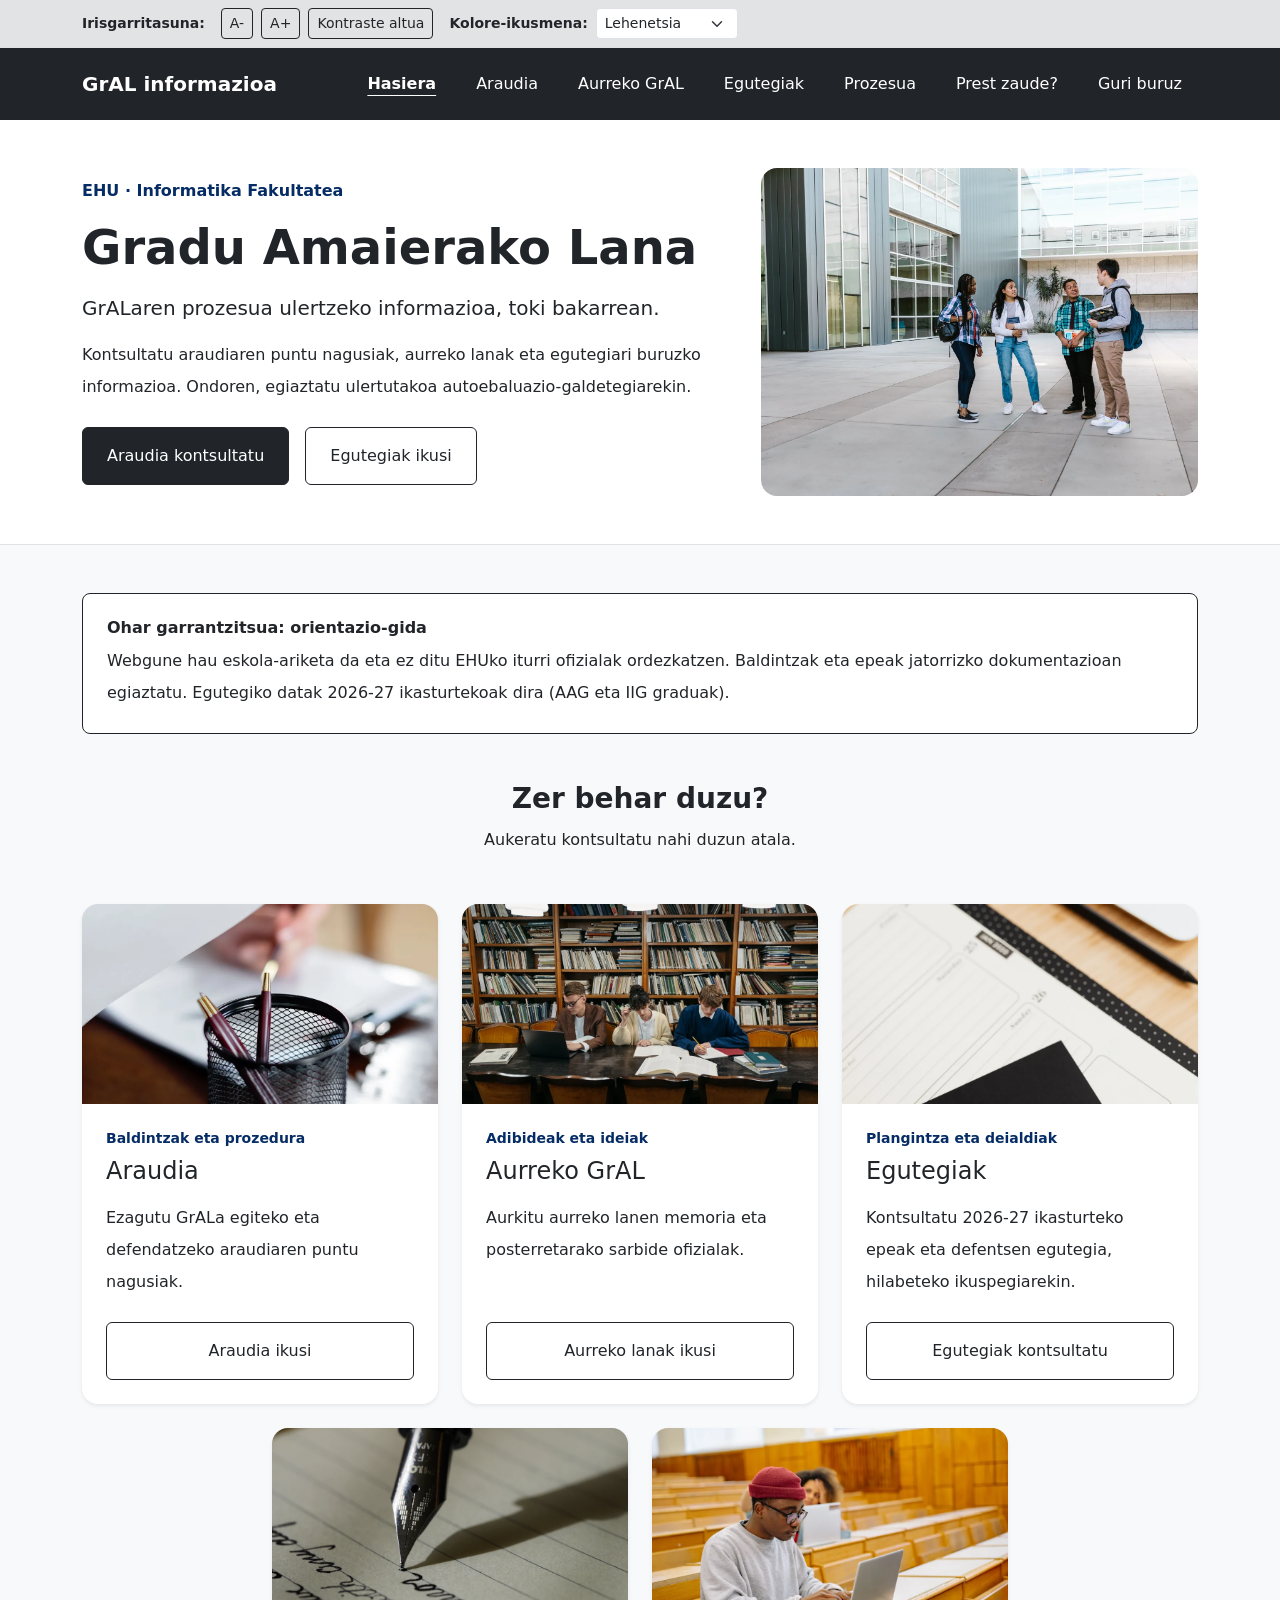
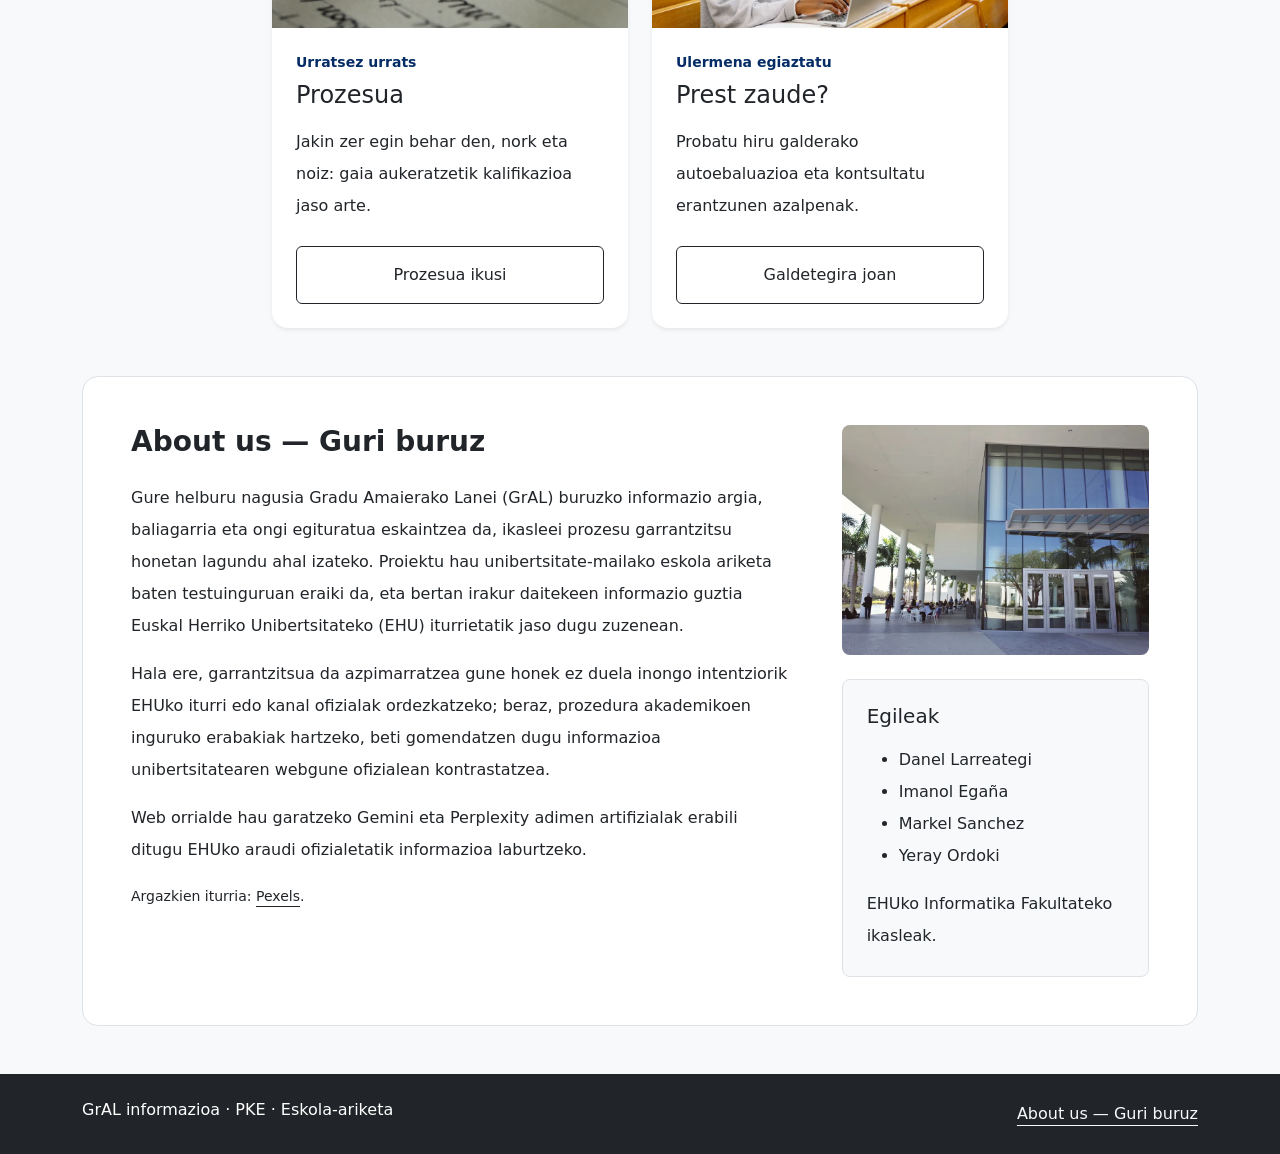
<file: index.html>
<!doctype html>
<html lang="eu">

<head>
    <meta charset="utf-8">
    <meta name="viewport" content="width=device-width, initial-scale=1">
    <meta name="description"
        content="GrALari buruzko orientazio-gida: araudia, aurreko lanak, egutegiak eta autoebaluazioa. EHUko ikasleen eskola-ariketa.">
    <title>Hasiera · GrAL informazioa</title>
    <link rel="preload" as="image" href="src/img/hasiera.webp" fetchpriority="high">
    <link href="https://cdn.jsdelivr.net/npm/bootstrap@5.3.8/dist/css/bootstrap.min.css" rel="stylesheet">
    <link href="src/css/style.css" rel="stylesheet">
</head>

<body class="bg-light text-dark d-flex flex-column min-vh-100">
    <a class="visually-hidden-focusable d-inline-block bg-white text-dark p-3" href="#edukiNagusia">Eduki nagusira
        joan</a>
    <header>
        <nav class="navbar navbar-expand-lg bg-dark py-3" data-bs-theme="dark" aria-label="Nabigazio nagusia">
            <div class="container">
                <a class="navbar-brand fw-semibold fs-5 me-2" href="index.html">GrAL informazioa</a>
                <button class="navbar-toggler border-light text-white px-3 py-2" type="button" data-bs-toggle="collapse"
                    data-bs-target="#menuNagusia" aria-controls="menuNagusia" aria-expanded="false"
                    aria-label="Nabigazio-menua ireki edo itxi"><span class="navbar-toggler-icon"
                        aria-hidden="true"></span><span class="small ms-2">Menua</span></button>
                <div class="collapse navbar-collapse" id="menuNagusia">
                    <ul class="navbar-nav ms-auto gap-2 pt-3 pt-lg-0">
                        <li class="nav-item"><a
                                class="nav-link active text-white fw-semibold text-decoration-underline link-offset-3 px-3 py-2"
                                aria-current="page" href="index.html">Hasiera</a></li>
                        <li class="nav-item"><a class="nav-link text-white px-3 py-2" href="araudia.html">Araudia</a>
                        </li>
                        <li class="nav-item"><a class="nav-link text-white px-3 py-2" href="memoriak.html">Aurreko
                                GrAL</a></li>
                        <li class="nav-item"><a class="nav-link text-white px-3 py-2" href="egutegia.html">Egutegiak</a>
                        </li>
                        <li class="nav-item"><a class="nav-link text-white px-3 py-2" href="prozesua.html">Prozesua</a>
                        </li>
                        <li class="nav-item"><a class="nav-link text-white px-3 py-2" href="galdetegia.html">Prest
                                zaude?</a></li>
                        <li class="nav-item"><a class="nav-link text-white px-3 py-2" href="#about">Guri buruz</a></li>
                    </ul>
                </div>
            </div>
        </nav>
    </header>
    <main id="edukiNagusia" tabindex="-1" class="flex-grow-1">
        <section class="bg-white border-bottom" aria-labelledby="orrialdeIzenburua">
            <div class="container py-4 py-lg-5">
                <div class="row g-4 g-lg-5 align-items-center">
                    <div class="col-12 col-lg-7">
                        <p class="text-primary-emphasis fw-semibold mb-3">EHU · Informatika Fakultatea</p>
                        <h1 id="orrialdeIzenburua" class="display-5 fw-bold mb-3">Gradu Amaierako Lana</h1>
                        <p class="lead mb-3">GrALaren prozesua ulertzeko informazioa, toki bakarrean.</p>
                        <p class="lh-lg mb-4">Kontsultatu araudiaren puntu nagusiak, aurreko lanak eta egutegiari
                            buruzko informazioa. Ondoren, egiaztatu ulertutakoa autoebaluazio-galdetegiarekin.</p>
                        <div class="d-flex flex-column flex-sm-row flex-wrap gap-3"><a class="btn btn-dark px-4 py-3"
                                href="araudia.html">Araudia kontsultatu</a><a class="btn btn-outline-dark px-4 py-3"
                                href="egutegia.html">Egutegiak ikusi</a></div>
                    </div>
                    <div class="col-12 col-lg-5">
                        <div class="ratio ratio-4x3"><img src="src/img/hasiera.webp"
                                alt="Ikasle talde bat unibertsitate-campusean elkarrizketan"
                                class="w-100 h-100 object-fit-cover rounded-4" fetchpriority="high"></div>
                    </div>
                </div>
            </div>
        </section>
        <div class="container py-4 py-lg-5">
            <aside class="bg-white border border-dark rounded-3 p-3 p-md-4 mb-5" aria-labelledby="oharIzenburua">
                <h2 id="oharIzenburua" class="h6 fw-bold">Ohar garrantzitsua: orientazio-gida</h2>
                <p class="mb-0 lh-lg">Webgune hau eskola-ariketa da eta ez ditu EHUko iturri ofizialak ordezkatzen.
                    Baldintzak eta epeak jatorrizko dokumentazioan egiaztatu. Egutegiko datak 2026-27 ikasturtekoak dira
                    (AAG eta IIG graduak).</p>
            </aside>
            <section aria-labelledby="atalIzenburua" class="mb-5">
                <div class="text-center mb-5">
                    <h2 id="atalIzenburua" class="h3 fw-bold">Zer behar duzu?</h2>
                    <p class="mb-0 lh-lg">Aukeratu kontsultatu nahi duzun atala.</p>
                </div>
                <div class="row g-4 justify-content-center">
                    <div class="col-12 col-md-6 col-lg-4">
                        <article class="card h-100 border-0 shadow-sm rounded-4 overflow-hidden">
                            <div class="ratio ratio-16x9"><img src="src/img/araudia.webp"
                                    alt="Dokumentuak eta boligrafoak mahai batean" class="card-img-top object-fit-cover"
                                    loading="lazy"></div>
                            <div class="card-body d-flex flex-column p-4">
                                <p class="small text-primary-emphasis fw-semibold mb-2">Baldintzak eta prozedura</p>
                                <h3 class="h4 mb-3">Araudia</h3>
                                <p class="lh-lg mb-4">Ezagutu GrALa egiteko eta defendatzeko araudiaren puntu nagusiak.
                                </p><a class="btn btn-outline-dark mt-auto py-3" href="araudia.html">Araudia ikusi</a>
                            </div>
                        </article>
                    </div>
                    <div class="col-12 col-md-6 col-lg-4">
                        <article class="card h-100 border-0 shadow-sm rounded-4 overflow-hidden">
                            <div class="ratio ratio-16x9"><img src="src/img/memoriak.webp"
                                    alt="Ikasleak liburutegiko mahai batean ikasten"
                                    class="card-img-top object-fit-cover" loading="lazy"></div>
                            <div class="card-body d-flex flex-column p-4">
                                <p class="small text-primary-emphasis fw-semibold mb-2">Adibideak eta ideiak</p>
                                <h3 class="h4 mb-3">Aurreko GrAL</h3>
                                <p class="lh-lg mb-4">Aurkitu aurreko lanen memoria eta posterretarako sarbide
                                    ofizialak.</p><a class="btn btn-outline-dark mt-auto py-3"
                                    href="memoriak.html">Aurreko lanak ikusi</a>
                            </div>
                        </article>
                    </div>
                    <div class="col-12 col-md-6 col-lg-4">
                        <article class="card h-100 border-0 shadow-sm rounded-4 overflow-hidden">
                            <div class="ratio ratio-16x9"><img src="src/img/egutegia.webp"
                                    alt="Egutegia eta ordenagailua mahai batean" class="card-img-top object-fit-cover"
                                    loading="lazy"></div>
                            <div class="card-body d-flex flex-column p-4">
                                <p class="small text-primary-emphasis fw-semibold mb-2">Plangintza eta deialdiak</p>
                                <h3 class="h4 mb-3">Egutegiak</h3>
                                <p class="lh-lg mb-4">Kontsultatu 2026-27 ikasturteko epeak eta defentsen egutegia,
                                    hilabeteko ikuspegiarekin.</p><a class="btn btn-outline-dark mt-auto py-3"
                                    href="egutegia.html">Egutegiak kontsultatu</a>
                            </div>
                        </article>
                    </div>
                    <div class="col-12 col-md-6 col-lg-4">
                        <article class="card h-100 border-0 shadow-sm rounded-4 overflow-hidden">
                            <div class="ratio ratio-16x9"><img src="src/img/araudia-idazketa.webp"
                                    alt="Boligrafo batek paper batean idazten" class="card-img-top object-fit-cover"
                                    loading="lazy"></div>
                            <div class="card-body d-flex flex-column p-4">
                                <p class="small text-primary-emphasis fw-semibold mb-2">Urratsez urrats</p>
                                <h3 class="h4 mb-3">Prozesua</h3>
                                <p class="lh-lg mb-4">Jakin zer egin behar den, nork eta noiz: gaia aukeratzetik
                                    kalifikazioa jaso arte.</p>
                                <a class="btn btn-outline-dark mt-auto py-3" href="prozesua.html">Prozesua ikusi</a>
                            </div>
                        </article>
                    </div>
                    <div class="col-12 col-md-6 col-lg-4">
                        <article class="card h-100 border-0 shadow-sm rounded-4 overflow-hidden">
                            <div class="ratio ratio-16x9"><img src="src/img/galdetegia.webp"
                                    alt="Ikaslea ordenagailuarekin lanean" class="card-img-top object-fit-cover"
                                    loading="lazy"></div>
                            <div class="card-body d-flex flex-column p-4">
                                <p class="small text-primary-emphasis fw-semibold mb-2">Ulermena egiaztatu</p>
                                <h3 class="h4 mb-3">Prest zaude?</h3>
                                <p class="lh-lg mb-4">Probatu hiru galderako autoebaluazioa eta kontsultatu erantzunen
                                    azalpenak.</p><a class="btn btn-outline-dark mt-auto py-3"
                                    href="galdetegia.html">Galdetegira joan</a>
                            </div>
                        </article>
                    </div>
                </div>
            </section>
            <section id="about" aria-labelledby="aboutIzenburua" class="bg-white border rounded-4 p-4 p-lg-5">
                <div class="row g-4 g-lg-5">
                    <div class="col-12 col-lg-8 lh-lg">
                        <h2 id="aboutIzenburua" class="h3 fw-bold mb-4">About us — Guri buruz</h2>
                        <p>Gure helburu nagusia Gradu Amaierako Lanei (GrAL) buruzko informazio argia, baliagarria eta
                            ongi egituratua eskaintzea da, ikasleei prozesu garrantzitsu honetan lagundu ahal izateko.
                            Proiektu hau unibertsitate-mailako eskola ariketa baten testuinguruan eraiki da, eta bertan
                            irakur daitekeen informazio guztia Euskal Herriko Unibertsitateko (EHU) iturrietatik jaso
                            dugu zuzenean.</p>
                        <p>Hala ere, garrantzitsua da azpimarratzea gune honek ez duela inongo intentziorik EHUko iturri
                            edo kanal ofizialak ordezkatzeko; beraz, prozedura akademikoen inguruko erabakiak hartzeko,
                            beti gomendatzen dugu informazioa unibertsitatearen webgune ofizialean kontrastatzea.</p>
                        <p>Web orrialde hau garatzeko Gemini eta Perplexity adimen artifizialak erabili ditugu EHUko
                            araudi ofizialetatik informazioa laburtzeko.</p>
                        <p class="mb-0 small">Argazkien iturria: <a class="link-dark link-offset-3"
                                href="https://www.pexels.com/">Pexels</a>.</p>
                    </div>
                    <div class="col-12 col-lg-4">
                        <div class="ratio ratio-4x3 mb-4"><img src="src/img/campus.webp"
                                alt="Ikasleak unibertsitate-campus modernoan, kanpoaldean"
                                class="w-100 h-100 object-fit-cover rounded-3" loading="lazy"></div>
                        <div class="bg-light border rounded-3 p-4">
                            <h3 class="h5 mb-3">Egileak</h3>
                            <ul class="mb-3 lh-lg">
                                <li>Danel Larreategi</li>
                                <li>Imanol Egaña</li>
                                <li>Markel Sanchez</li>
                                <li>Yeray Ordoki</li>
                            </ul>
                            <p class="mb-0 lh-lg">EHUko Informatika Fakultateko ikasleak.</p>
                        </div>
                    </div>
                </div>
            </section>
        </div>
    </main>
    <footer class="bg-dark text-white py-4">
        <div class="container d-flex flex-column flex-md-row justify-content-between align-items-start gap-3">
            <p class="mb-0">GrAL informazioa · PKE · Eskola-ariketa</p><a class="link-light link-offset-3 py-1"
                href="#about">About us — Guri buruz</a>
        </div>
    </footer>
    <script src="https://cdn.jsdelivr.net/npm/bootstrap@5.3.8/dist/js/bootstrap.bundle.min.js"></script>
    <script src="src/js/accessibility.js"></script>
</body>

</html>
</file>
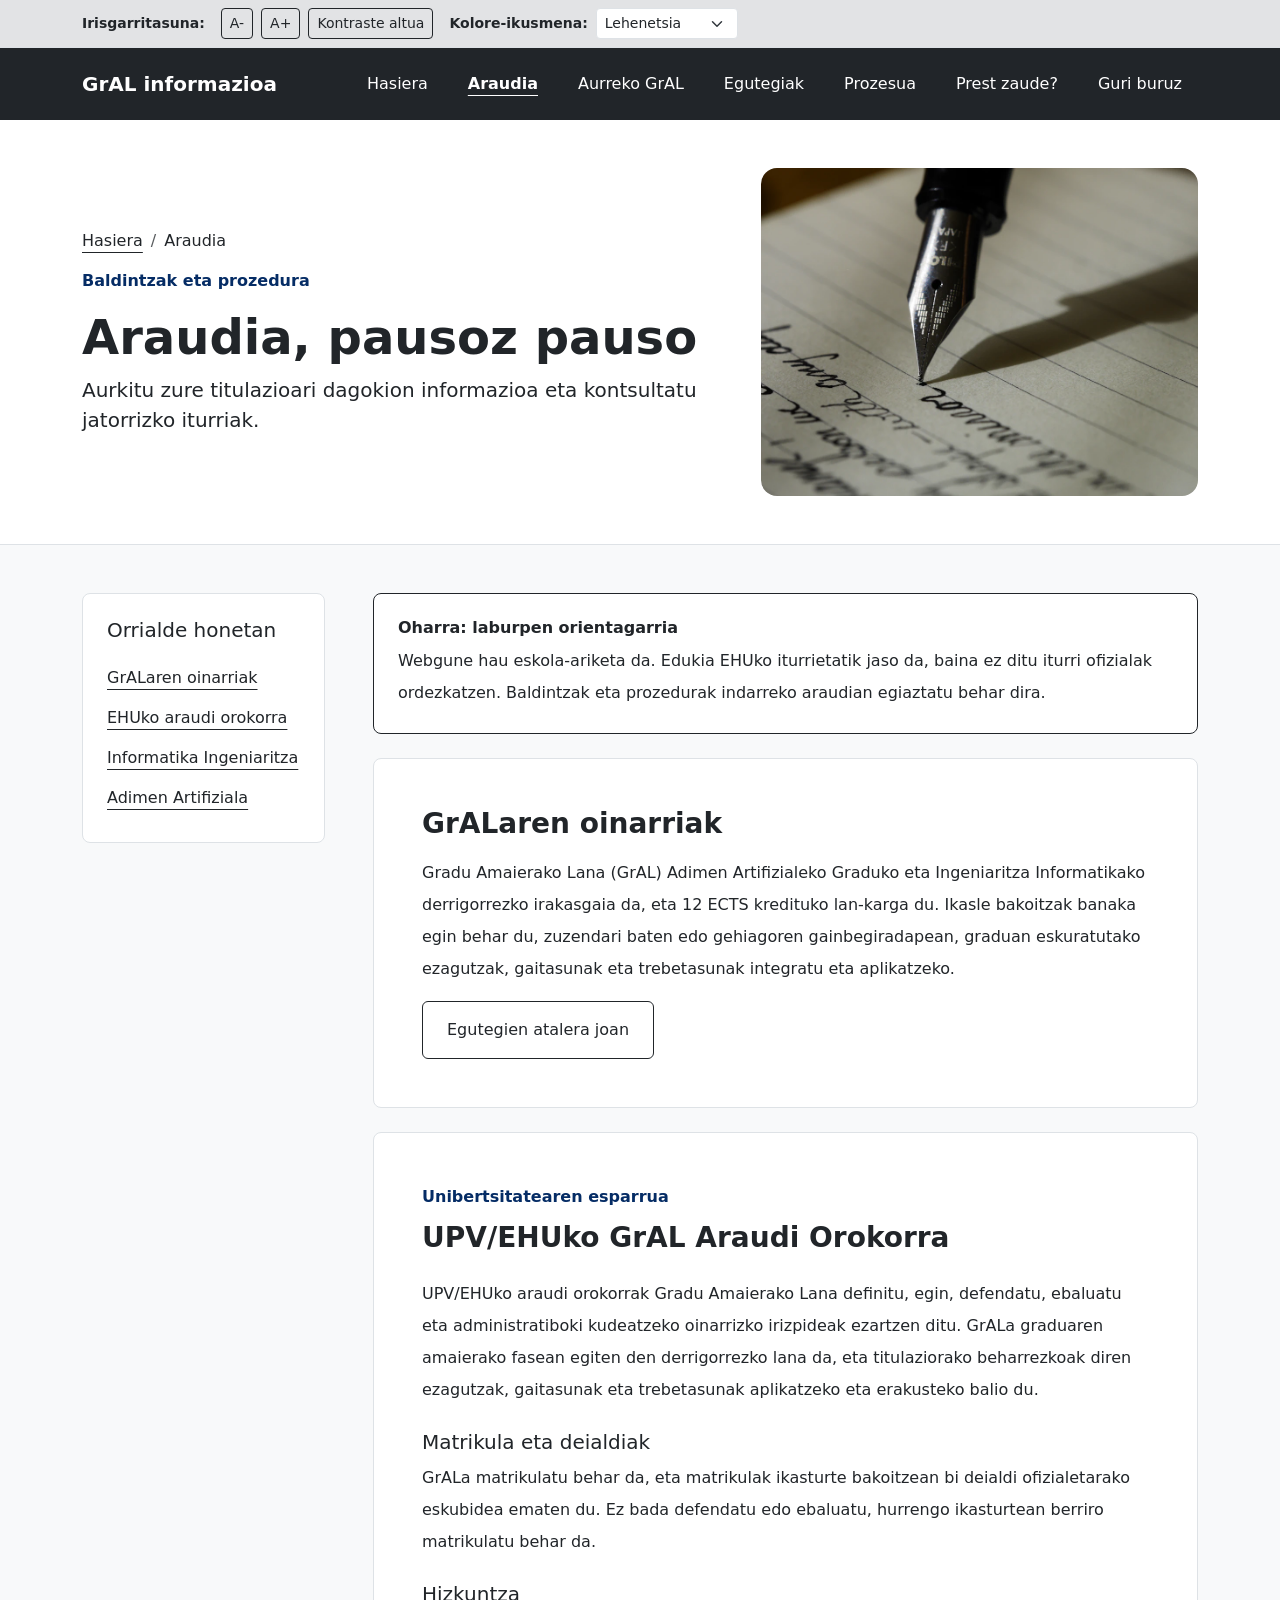
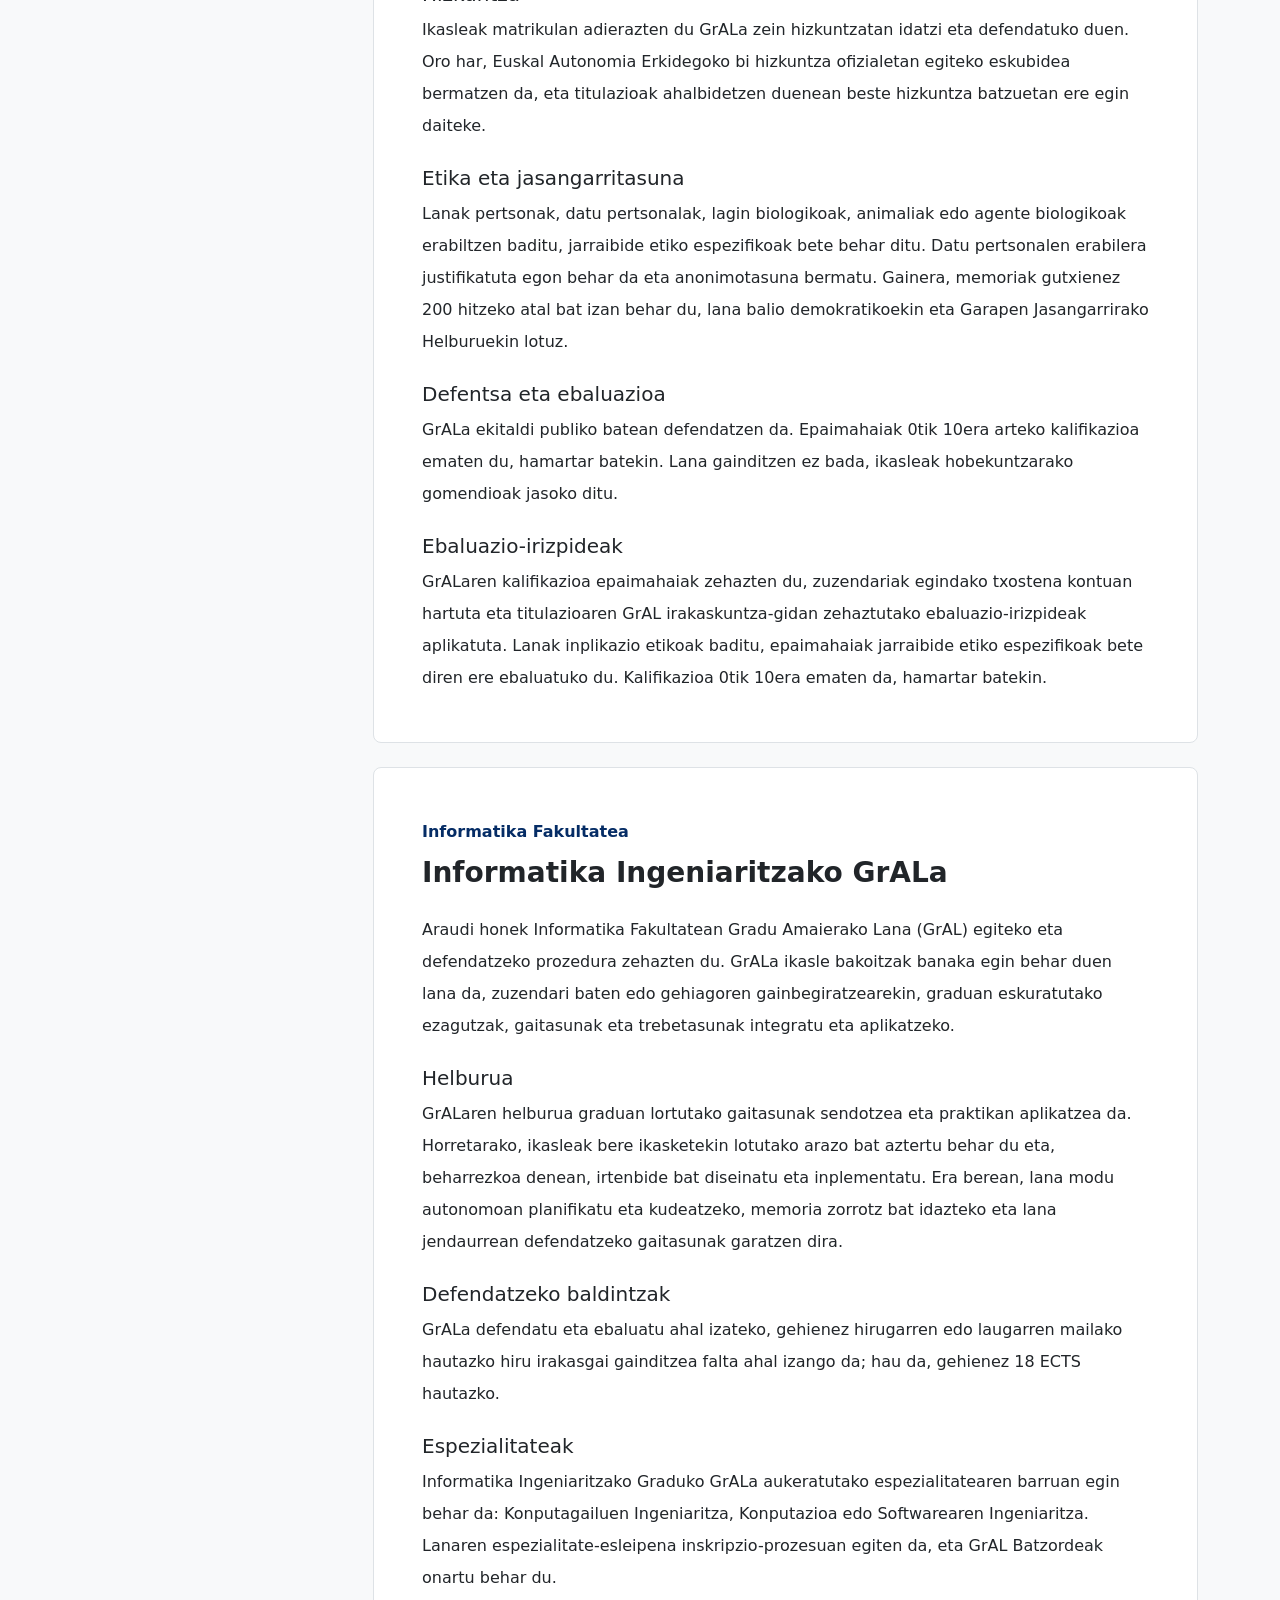
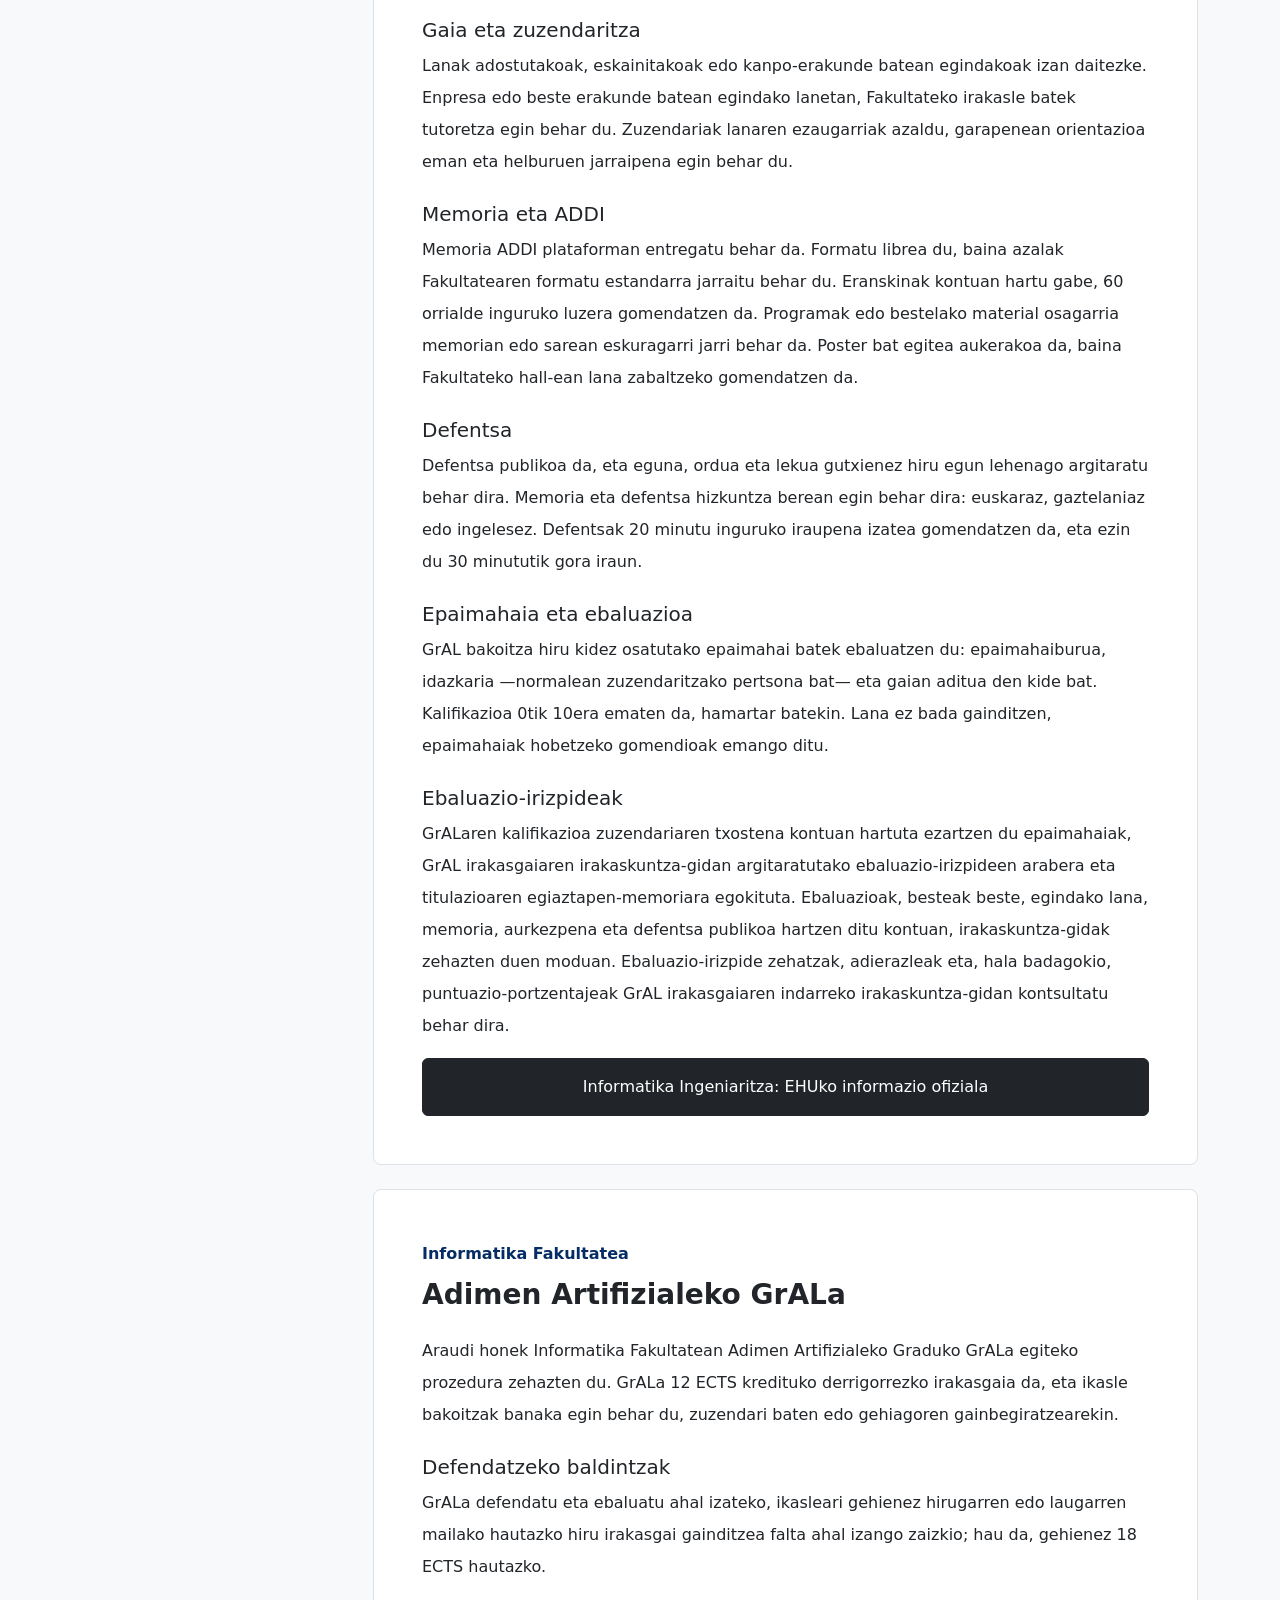
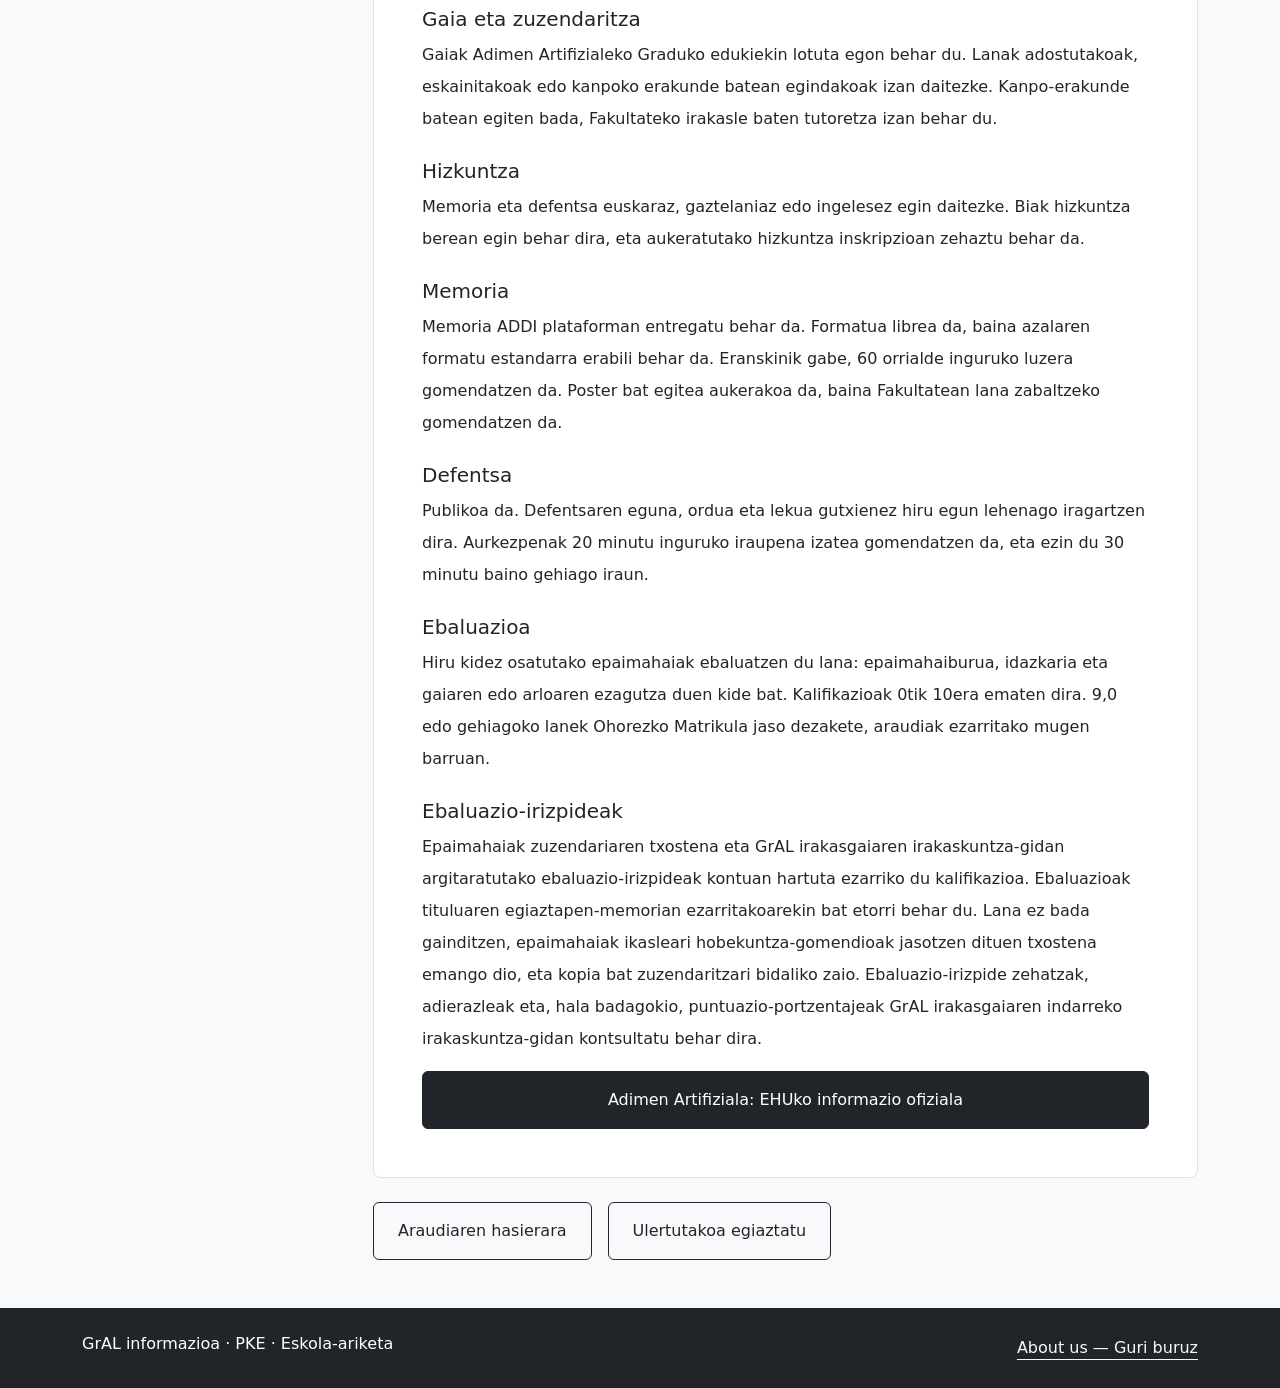
<file: araudia.html>
<!doctype html>
<html lang="eu">

<head>
    <meta charset="utf-8">
    <meta name="viewport" content="width=device-width, initial-scale=1">
    <title>Araudia · GrAL informazioa</title>
    <link href="https://cdn.jsdelivr.net/npm/bootstrap@5.3.8/dist/css/bootstrap.min.css" rel="stylesheet">
    <link href="src/css/style.css" rel="stylesheet">
</head>

<body class="bg-light text-dark d-flex flex-column min-vh-100">
    <a class="visually-hidden-focusable d-inline-block bg-white text-dark p-3" href="#edukiNagusia">Eduki nagusira
        joan</a>
    <header>
        <nav class="navbar navbar-expand-lg bg-dark py-3" data-bs-theme="dark" aria-label="Nabigazio nagusia">
            <div class="container"><a class="navbar-brand fw-semibold fs-5 me-2" href="index.html">GrAL
                    informazioa</a><button class="navbar-toggler border-light text-white px-3 py-2" type="button"
                    data-bs-toggle="collapse" data-bs-target="#menuNagusia" aria-controls="menuNagusia"
                    aria-expanded="false" aria-label="Nabigazio-menua ireki edo itxi"><span class="navbar-toggler-icon"
                        aria-hidden="true"></span><span class="small ms-2">Menua</span></button>
                <div class="collapse navbar-collapse" id="menuNagusia">
                    <ul class="navbar-nav ms-auto gap-2 pt-3 pt-lg-0">
                        <li class="nav-item"><a class="nav-link text-white px-3 py-2" href="index.html">Hasiera</a></li>
                        <li class="nav-item"><a
                                class="nav-link active text-white fw-semibold text-decoration-underline link-offset-3 px-3 py-2"
                                aria-current="page" href="araudia.html">Araudia</a></li>
                        <li class="nav-item"><a class="nav-link text-white px-3 py-2" href="memoriak.html">Aurreko
                                GrAL</a></li>
                        <li class="nav-item"><a class="nav-link text-white px-3 py-2" href="egutegia.html">Egutegiak</a>
                        </li>
                        <li class="nav-item"><a class="nav-link text-white px-3 py-2" href="prozesua.html">Prozesua</a>
                        </li>
                        <li class="nav-item"><a class="nav-link text-white px-3 py-2" href="galdetegia.html">Prest
                                zaude?</a></li>
                        <li class="nav-item"><a class="nav-link text-white px-3 py-2" href="index.html#about">Guri
                                buruz</a></li>
                    </ul>
                </div>
            </div>
        </nav>
    </header>
    <main id="edukiNagusia" tabindex="-1" class="flex-grow-1">
        <div class="bg-white border-bottom">
            <div class="container py-4 py-lg-5">
                <div class="row g-4 g-lg-5 align-items-center">
                    <div class="col-12 col-lg-7">
                        <nav aria-label="Kokapena">
                            <ol class="breadcrumb">
                                <li class="breadcrumb-item"><a class="link-dark link-offset-3"
                                        href="index.html">Hasiera</a></li>
                                <li class="breadcrumb-item active text-dark" aria-current="page">Araudia</li>
                            </ol>
                        </nav>
                        <p class="text-primary-emphasis fw-semibold">Baldintzak eta prozedura</p>
                        <h1 class="display-5 fw-bold">Araudia, pausoz pauso</h1>
                        <p class="lead mb-0">Aurkitu zure titulazioari dagokion informazioa eta kontsultatu jatorrizko
                            iturriak.</p>
                    </div>
                    <div class="col-12 col-lg-5">
                        <div class="ratio ratio-4x3"><img src="src/img/araudia-idazketa.webp"
                                alt="Boligrafo batek paper batean idazten"
                                class="w-100 h-100 object-fit-cover rounded-4"></div>
                    </div>
                </div>
            </div>
        </div>
        <div class="container py-4 py-lg-5">
            <div class="row g-4 g-xl-5">
                <aside class="col-12 col-lg-4 col-xl-3">
                    <nav class="bg-white border rounded-3 p-4" aria-labelledby="atalak">
                        <h2 id="atalak" class="h5 mb-3">Orrialde honetan</h2>
                        <ul class="list-unstyled mb-0">
                            <li><a class="d-block link-dark link-offset-3 py-2" href="#sarrera">GrALaren oinarriak</a>
                            </li>
                            <li><a class="d-block link-dark link-offset-3 py-2" href="#orokorra">EHUko araudi
                                    orokorra</a></li>
                            <li><a class="d-block link-dark link-offset-3 py-2" href="#informatika">Informatika
                                    Ingeniaritza</a></li>
                            <li><a class="d-block link-dark link-offset-3 py-2" href="#adimen-artifiziala">Adimen
                                    Artifiziala</a></li>
                        </ul>
                    </nav>
                </aside>
                <div class="col-12 col-lg-8 col-xl-9 lh-lg">
                    <aside class="bg-white border border-dark rounded-3 p-4 mb-4" aria-label="Orientazio-oharra">
                        <h2 class="h6 fw-bold">Oharra: laburpen orientagarria</h2>
                        <p class="mb-0">Webgune hau eskola-ariketa da. Edukia EHUko iturrietatik jaso da, baina ez ditu
                            iturri ofizialak ordezkatzen. Baldintzak eta prozedurak indarreko araudian egiaztatu behar
                            dira.</p>
                    </aside>
                    <section id="sarrera" class="bg-white border rounded-3 p-4 p-md-5 mb-4" aria-labelledby="oinarriak">
                        <h2 id="oinarriak" class="h3 fw-bold mb-3">GrALaren oinarriak</h2>
                        <p>Gradu Amaierako Lana (GrAL) Adimen Artifizialeko Graduko eta Ingeniaritza Informatikako
                            derrigorrezko irakasgaia da, eta 12 ECTS kredituko lan-karga du. Ikasle bakoitzak banaka
                            egin behar du, zuzendari baten edo gehiagoren gainbegiradapean, graduan eskuratutako
                            ezagutzak, gaitasunak eta trebetasunak integratu eta aplikatzeko.</p><a
                            class="btn btn-outline-dark px-4 py-3" href="egutegia.html">Egutegien atalera joan</a>
                    </section>
                    <section id="orokorra" class="bg-white border rounded-3 p-4 p-md-5 mb-4"
                        aria-labelledby="arauOrokorra">
                        <p class="text-primary-emphasis fw-semibold mb-2">Unibertsitatearen esparrua</p>
                        <h2 id="arauOrokorra" class="h3 fw-bold mb-4">UPV/EHUko GrAL Araudi Orokorra</h2>
                        <p>UPV/EHUko araudi orokorrak Gradu Amaierako Lana definitu, egin, defendatu, ebaluatu eta
                            administratiboki kudeatzeko oinarrizko irizpideak ezartzen ditu. GrALa graduaren amaierako
                            fasean egiten den derrigorrezko lana da, eta titulaziorako beharrezkoak diren ezagutzak,
                            gaitasunak eta trebetasunak aplikatzeko eta erakusteko balio du.</p>
                        <h3 class="h5 mt-4">Matrikula eta deialdiak</h3>
                        <p>GrALa matrikulatu behar da, eta matrikulak ikasturte bakoitzean bi deialdi ofizialetarako
                            eskubidea ematen du. Ez bada defendatu edo ebaluatu, hurrengo ikasturtean berriro
                            matrikulatu behar da.</p>
                        <h3 class="h5 mt-4">Hizkuntza</h3>
                        <p>Ikasleak matrikulan adierazten du GrALa zein hizkuntzatan idatzi eta defendatuko duen. Oro
                            har, Euskal Autonomia Erkidegoko bi hizkuntza ofizialetan egiteko eskubidea bermatzen da,
                            eta titulazioak ahalbidetzen duenean beste hizkuntza batzuetan ere egin daiteke.</p>
                        <h3 class="h5 mt-4">Etika eta jasangarritasuna</h3>
                        <p>Lanak pertsonak, datu pertsonalak, lagin biologikoak, animaliak edo agente biologikoak
                            erabiltzen baditu, jarraibide etiko espezifikoak bete behar ditu. Datu pertsonalen erabilera
                            justifikatuta egon behar da eta anonimotasuna bermatu. Gainera, memoriak gutxienez 200
                            hitzeko atal bat izan behar du, lana balio demokratikoekin eta Garapen Jasangarrirako
                            Helburuekin lotuz.</p>
                        <h3 class="h5 mt-4">Defentsa eta ebaluazioa</h3>
                        <p>GrALa ekitaldi publiko batean defendatzen da. Epaimahaiak 0tik 10era arteko kalifikazioa
                            ematen du, hamartar batekin. Lana gainditzen ez bada, ikasleak hobekuntzarako gomendioak
                            jasoko ditu.</p>
                        <h3 class="h5 mt-4">Ebaluazio-irizpideak</h3>
                        <p class="mb-0">GrALaren kalifikazioa epaimahaiak zehazten du, zuzendariak egindako txostena
                            kontuan hartuta eta titulazioaren GrAL irakaskuntza-gidan zehaztutako ebaluazio-irizpideak
                            aplikatuta. Lanak inplikazio etikoak baditu, epaimahaiak jarraibide etiko espezifikoak bete
                            diren ere ebaluatuko du. Kalifikazioa 0tik 10era ematen da, hamartar batekin.</p>
                    </section>
                    <section id="informatika" class="bg-white border rounded-3 p-4 p-md-5 mb-4"
                        aria-labelledby="informatikaIzenburua">
                        <p class="text-primary-emphasis fw-semibold mb-2">Informatika Fakultatea</p>
                        <h2 id="informatikaIzenburua" class="h3 fw-bold mb-4">Informatika Ingeniaritzako GrALa</h2>
                        <p>Araudi honek Informatika Fakultatean Gradu Amaierako Lana (GrAL) egiteko eta defendatzeko
                            prozedura zehazten du. GrALa ikasle bakoitzak banaka egin behar duen lana da, zuzendari
                            baten edo gehiagoren gainbegiratzearekin, graduan eskuratutako ezagutzak, gaitasunak eta
                            trebetasunak integratu eta aplikatzeko.</p>
                        <h3 class="h5 mt-4">Helburua</h3>
                        <p>GrALaren helburua graduan lortutako gaitasunak sendotzea eta praktikan aplikatzea da.
                            Horretarako, ikasleak bere ikasketekin lotutako arazo bat aztertu behar du eta, beharrezkoa
                            denean, irtenbide bat diseinatu eta inplementatu. Era berean, lana modu autonomoan
                            planifikatu eta kudeatzeko, memoria zorrotz bat idazteko eta lana jendaurrean defendatzeko
                            gaitasunak garatzen dira.</p>
                        <h3 class="h5 mt-4">Defendatzeko baldintzak</h3>
                        <p>GrALa defendatu eta ebaluatu ahal izateko, gehienez hirugarren edo laugarren mailako hautazko
                            hiru irakasgai gainditzea falta ahal izango da; hau da, gehienez 18 ECTS hautazko.</p>
                        <h3 class="h5 mt-4">Espezialitateak</h3>
                        <p>Informatika Ingeniaritzako Graduko GrALa aukeratutako espezialitatearen barruan egin behar
                            da: Konputagailuen Ingeniaritza, Konputazioa edo Softwarearen Ingeniaritza. Lanaren
                            espezialitate-esleipena inskripzio-prozesuan egiten da, eta GrAL Batzordeak onartu behar du.
                        </p>
                        <h3 class="h5 mt-4">Gaia eta zuzendaritza</h3>
                        <p>Lanak adostutakoak, eskainitakoak edo kanpo-erakunde batean egindakoak izan daitezke. Enpresa
                            edo beste erakunde batean egindako lanetan, Fakultateko irakasle batek tutoretza egin behar
                            du. Zuzendariak lanaren ezaugarriak azaldu, garapenean orientazioa eman eta helburuen
                            jarraipena egin behar du.</p>
                        <h3 class="h5 mt-4">Memoria eta ADDI</h3>
                        <p>Memoria ADDI plataforman entregatu behar da. Formatu librea du, baina azalak Fakultatearen
                            formatu estandarra jarraitu behar du. Eranskinak kontuan hartu gabe, 60 orrialde inguruko
                            luzera gomendatzen da. Programak edo bestelako material osagarria memorian edo sarean
                            eskuragarri jarri behar da. Poster bat egitea aukerakoa da, baina Fakultateko hall-ean lana
                            zabaltzeko gomendatzen da.</p>
                        <h3 class="h5 mt-4">Defentsa</h3>
                        <p>Defentsa publikoa da, eta eguna, ordua eta lekua gutxienez hiru egun lehenago argitaratu
                            behar dira. Memoria eta defentsa hizkuntza berean egin behar dira: euskaraz, gaztelaniaz edo
                            ingelesez. Defentsak 20 minutu inguruko iraupena izatea gomendatzen da, eta ezin du 30
                            minututik gora iraun.</p>
                        <h3 class="h5 mt-4">Epaimahaia eta ebaluazioa</h3>
                        <p>GrAL bakoitza hiru kidez osatutako epaimahai batek ebaluatzen du: epaimahaiburua, idazkaria
                            —normalean zuzendaritzako pertsona bat— eta gaian aditua den kide bat. Kalifikazioa 0tik
                            10era ematen da, hamartar batekin. Lana ez bada gainditzen, epaimahaiak hobetzeko gomendioak
                            emango ditu.</p>
                        <h3 class="h5 mt-4">Ebaluazio-irizpideak</h3>
                        <p>GrALaren kalifikazioa zuzendariaren txostena kontuan hartuta ezartzen du epaimahaiak, GrAL
                            irakasgaiaren irakaskuntza-gidan argitaratutako ebaluazio-irizpideen arabera eta
                            titulazioaren egiaztapen-memoriara egokituta. Ebaluazioak, besteak beste, egindako lana,
                            memoria, aurkezpena eta defentsa publikoa hartzen ditu kontuan, irakaskuntza-gidak zehazten
                            duen moduan. Ebaluazio-irizpide zehatzak, adierazleak eta, hala badagokio,
                            puntuazio-portzentajeak GrAL irakasgaiaren indarreko irakaskuntza-gidan kontsultatu behar
                            dira.</p><a class="btn btn-dark w-100 py-3 px-3 text-wrap"
                            href="https://www.ehu.eus/eu/web/informatika-fakultatea/ikas/ikasketak/gradu-amaierako-proiektua">Informatika
                            Ingeniaritza: EHUko informazio ofiziala</a>
                    </section>
                    <section id="adimen-artifiziala" class="bg-white border rounded-3 p-4 p-md-5"
                        aria-labelledby="aaIzenburua">
                        <p class="text-primary-emphasis fw-semibold mb-2">Informatika Fakultatea</p>
                        <h2 id="aaIzenburua" class="h3 fw-bold mb-4">Adimen Artifizialeko GrALa</h2>
                        <p>Araudi honek Informatika Fakultatean Adimen Artifizialeko Graduko GrALa egiteko prozedura
                            zehazten du. GrALa 12 ECTS kredituko derrigorrezko irakasgaia da, eta ikasle bakoitzak
                            banaka egin behar du, zuzendari baten edo gehiagoren gainbegiratzearekin.</p>
                        <h3 class="h5 mt-4">Defendatzeko baldintzak</h3>
                        <p>GrALa defendatu eta ebaluatu ahal izateko, ikasleari gehienez hirugarren edo laugarren
                            mailako hautazko hiru irakasgai gainditzea falta ahal izango zaizkio; hau da, gehienez 18
                            ECTS hautazko.</p>
                        <h3 class="h5 mt-4">Gaia eta zuzendaritza</h3>
                        <p>Gaiak Adimen Artifizialeko Graduko edukiekin lotuta egon behar du. Lanak adostutakoak,
                            eskainitakoak edo kanpoko erakunde batean egindakoak izan daitezke. Kanpo-erakunde batean
                            egiten bada, Fakultateko irakasle baten tutoretza izan behar du.</p>
                        <h3 class="h5 mt-4">Hizkuntza</h3>
                        <p>Memoria eta defentsa euskaraz, gaztelaniaz edo ingelesez egin daitezke. Biak hizkuntza berean
                            egin behar dira, eta aukeratutako hizkuntza inskripzioan zehaztu behar da.</p>
                        <h3 class="h5 mt-4">Memoria</h3>
                        <p>Memoria ADDI plataforman entregatu behar da. Formatua librea da, baina azalaren formatu
                            estandarra erabili behar da. Eranskinik gabe, 60 orrialde inguruko luzera gomendatzen da.
                            Poster bat egitea aukerakoa da, baina Fakultatean lana zabaltzeko gomendatzen da.</p>
                        <h3 class="h5 mt-4">Defentsa</h3>
                        <p>Publikoa da. Defentsaren eguna, ordua eta lekua gutxienez hiru egun lehenago iragartzen dira.
                            Aurkezpenak 20 minutu inguruko iraupena izatea gomendatzen da, eta ezin du 30 minutu baino
                            gehiago iraun.</p>
                        <h3 class="h5 mt-4">Ebaluazioa</h3>
                        <p>Hiru kidez osatutako epaimahaiak ebaluatzen du lana: epaimahaiburua, idazkaria eta gaiaren
                            edo arloaren ezagutza duen kide bat. Kalifikazioak 0tik 10era ematen dira. 9,0 edo gehiagoko
                            lanek Ohorezko Matrikula jaso dezakete, araudiak ezarritako mugen barruan.</p>
                        <h3 class="h5 mt-4">Ebaluazio-irizpideak</h3>
                        <p>Epaimahaiak zuzendariaren txostena eta GrAL irakasgaiaren irakaskuntza-gidan argitaratutako
                            ebaluazio-irizpideak kontuan hartuta ezarriko du kalifikazioa. Ebaluazioak tituluaren
                            egiaztapen-memorian ezarritakoarekin bat etorri behar du. Lana ez bada gainditzen,
                            epaimahaiak ikasleari hobekuntza-gomendioak jasotzen dituen txostena emango dio, eta kopia
                            bat zuzendaritzari bidaliko zaio. Ebaluazio-irizpide zehatzak, adierazleak eta, hala
                            badagokio, puntuazio-portzentajeak GrAL irakasgaiaren indarreko irakaskuntza-gidan
                            kontsultatu behar dira.</p><a class="btn btn-dark w-100 py-3 px-3 text-wrap"
                            href="https://www.ehu.eus/eu/web/informatika-fakultatea/aa-gradu-amaierako-lana">Adimen
                            Artifiziala: EHUko informazio ofiziala</a>
                    </section>
                    <div class="d-flex flex-column flex-sm-row gap-3 mt-4"><a class="btn btn-outline-dark py-3 px-4"
                            href="#edukiNagusia">Araudiaren hasierara</a><a class="btn btn-outline-dark py-3 px-4"
                            href="galdetegia.html">Ulertutakoa egiaztatu</a></div>
                </div>
            </div>
        </div>
    </main>
    <footer class="bg-dark text-white py-4">
        <div class="container d-flex flex-column flex-md-row justify-content-between align-items-start gap-3">
            <p class="mb-0">GrAL informazioa · PKE · Eskola-ariketa</p><a class="link-light link-offset-3 py-1"
                href="index.html#about">About us — Guri buruz</a>
        </div>
    </footer>
    <script src="https://cdn.jsdelivr.net/npm/bootstrap@5.3.8/dist/js/bootstrap.bundle.min.js"></script>
    <script src="src/js/accessibility.js"></script>
</body>

</html>
</file>
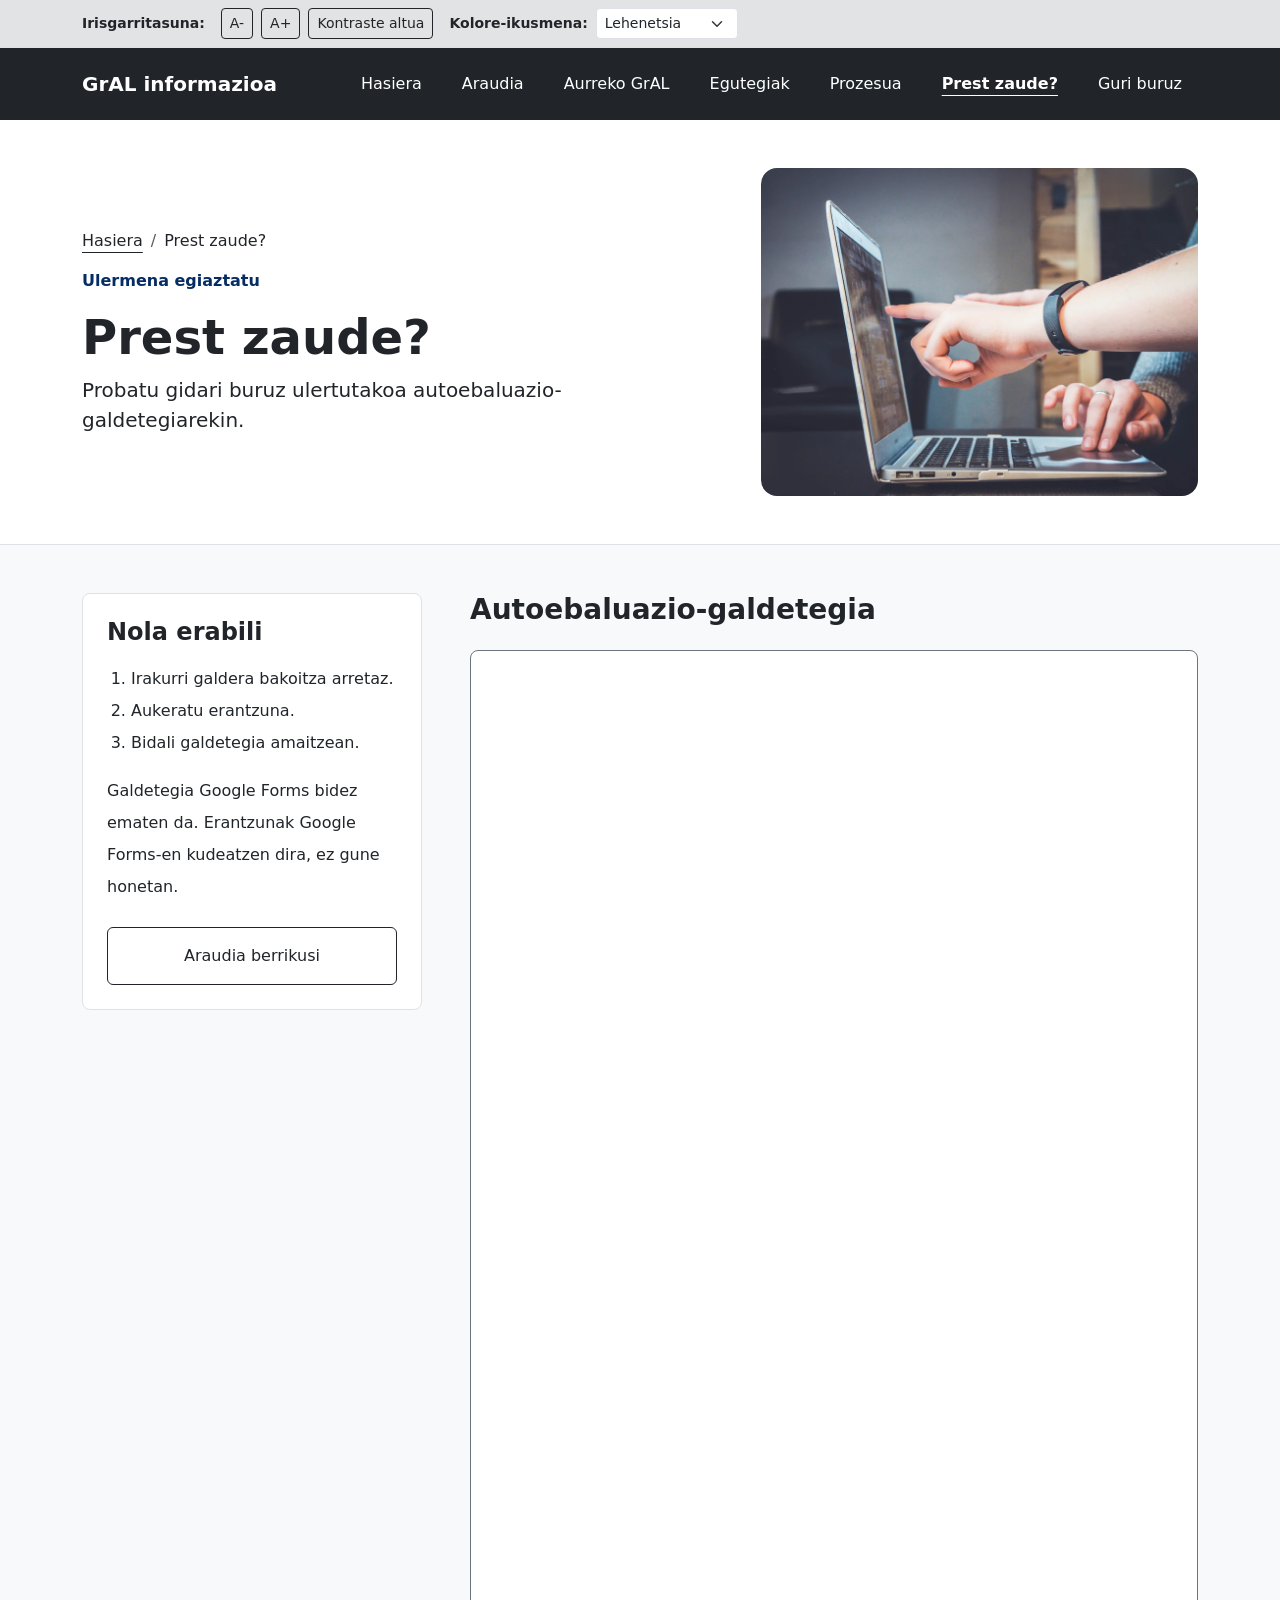
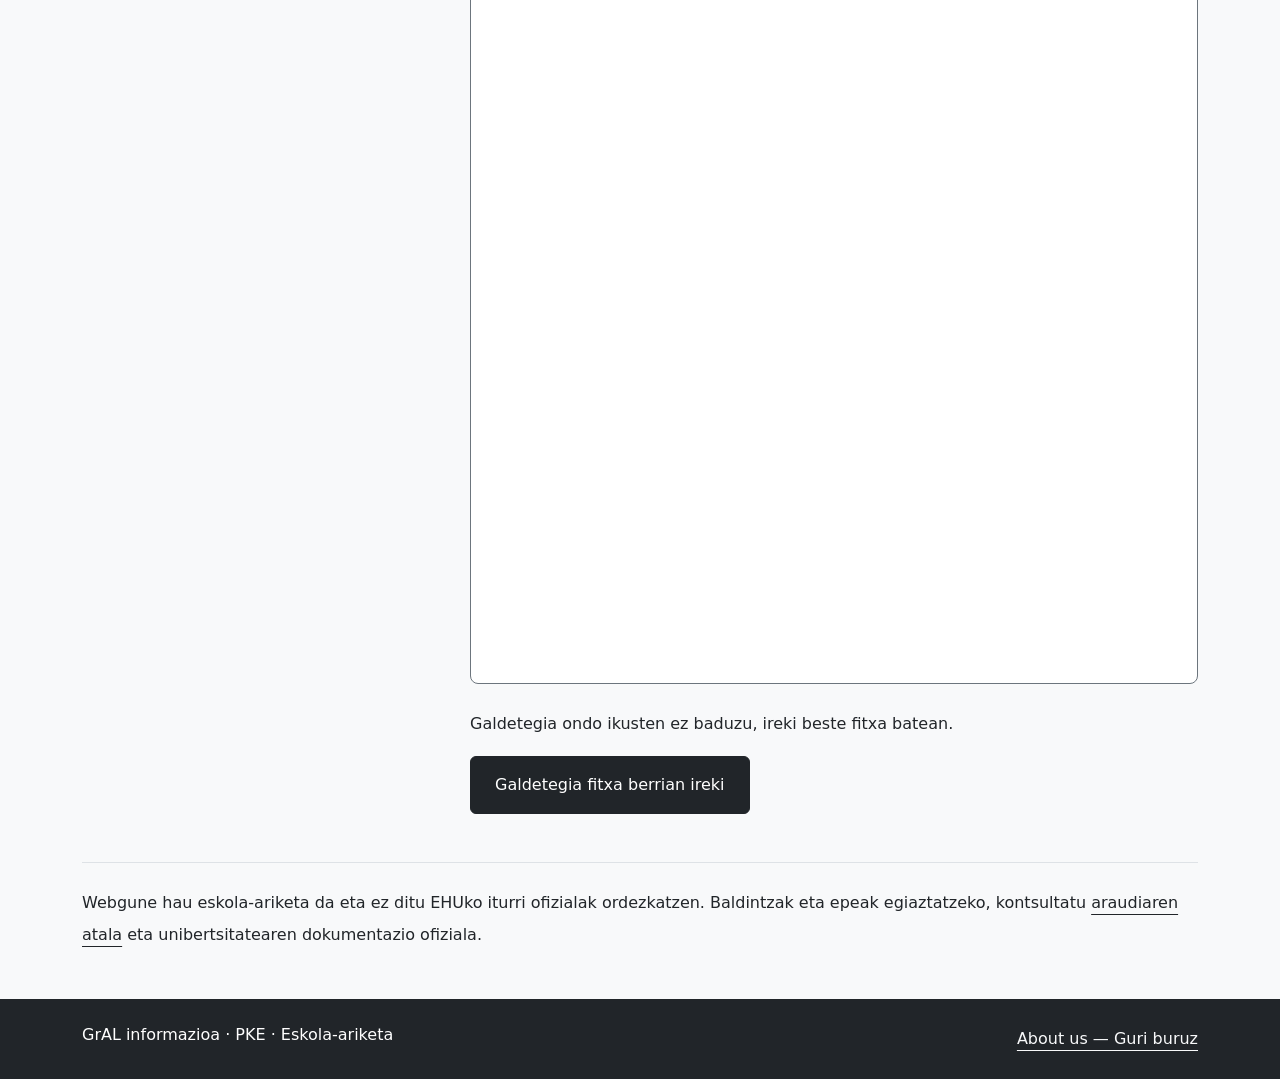
<file: galdetegia.html>
<!doctype html>
<html lang="eu">

<head>
    <meta charset="utf-8">
    <meta name="viewport" content="width=device-width, initial-scale=1">
    <title>Prest zaude? · GrAL informazioa</title>
    <link href="https://cdn.jsdelivr.net/npm/bootstrap@5.3.8/dist/css/bootstrap.min.css" rel="stylesheet">
    <link href="src/css/style.css" rel="stylesheet">
</head>

<body class="bg-light text-dark d-flex flex-column min-vh-100">
    <a class="visually-hidden-focusable d-inline-block bg-white text-dark p-3" href="#edukiNagusia">Eduki nagusira
        joan</a>
    <header>
        <nav class="navbar navbar-expand-lg bg-dark py-3" data-bs-theme="dark" aria-label="Nabigazio nagusia">
            <div class="container"><a class="navbar-brand fw-semibold fs-5 me-2" href="index.html">GrAL
                    informazioa</a><button class="navbar-toggler border-light text-white px-3 py-2" type="button"
                    data-bs-toggle="collapse" data-bs-target="#menuNagusia" aria-controls="menuNagusia"
                    aria-expanded="false" aria-label="Nabigazio-menua ireki edo itxi"><span class="navbar-toggler-icon"
                        aria-hidden="true"></span><span class="small ms-2">Menua</span></button>
                <div class="collapse navbar-collapse" id="menuNagusia">
                    <ul class="navbar-nav ms-auto gap-2 pt-3 pt-lg-0">
                        <li class="nav-item"><a class="nav-link text-white px-3 py-2" href="index.html">Hasiera</a></li>
                        <li class="nav-item"><a class="nav-link text-white px-3 py-2" href="araudia.html">Araudia</a>
                        </li>
                        <li class="nav-item"><a class="nav-link text-white px-3 py-2" href="memoriak.html">Aurreko
                                GrAL</a></li>
                        <li class="nav-item"><a class="nav-link text-white px-3 py-2" href="egutegia.html">Egutegiak</a>
                        </li>
                        <li class="nav-item"><a class="nav-link text-white px-3 py-2" href="prozesua.html">Prozesua</a></li>
                        <li class="nav-item"><a
                                class="nav-link active text-white fw-semibold text-decoration-underline link-offset-3 px-3 py-2"
                                aria-current="page" href="galdetegia.html">Prest zaude?</a></li>
                        <li class="nav-item"><a class="nav-link text-white px-3 py-2" href="index.html#about">Guri
                                buruz</a></li>
                    </ul>
                </div>
            </div>
        </nav>
    </header>
    <main id="edukiNagusia" tabindex="-1" class="flex-grow-1">
        <div class="bg-white border-bottom">
            <div class="container py-4 py-lg-5">
                <div class="row g-4 g-lg-5 align-items-center">
                    <div class="col-12 col-lg-7">
                        <nav aria-label="Kokapena">
                            <ol class="breadcrumb">
                                <li class="breadcrumb-item"><a class="link-dark link-offset-3"
                                        href="index.html">Hasiera</a></li>
                                <li class="breadcrumb-item active text-dark" aria-current="page">Prest zaude?</li>
                            </ol>
                        </nav>
                        <p class="text-primary-emphasis fw-semibold">Ulermena egiaztatu</p>
                        <h1 class="display-5 fw-bold">Prest zaude?</h1>
                        <p class="lead mb-0">Probatu gidari buruz ulertutakoa autoebaluazio-galdetegiarekin.</p>
                    </div>
                    <div class="col-12 col-lg-5">
                        <div class="ratio ratio-4x3"><img src="src/img/galdetegia-ikasketa.webp"
                                alt="Bi pertsona ordenagailu baten pantaila aztertzen"
                                class="w-100 h-100 object-fit-cover rounded-4"></div>
                    </div>
                </div>
            </div>
        </div>
        <div class="container py-4 py-lg-5">
            <div class="row g-4 g-xl-5">
                <aside class="col-12 col-lg-4">
                    <div class="bg-white border rounded-3 p-4">
                        <h2 class="h4 fw-bold mb-3">Nola erabili</h2>
                        <ol class="lh-lg ps-4">
                            <li>Irakurri galdera bakoitza arretaz.</li>
                            <li>Aukeratu erantzuna.</li>
                            <li>Bidali galdetegia amaitzean.</li>
                        </ol>
                        <p class="lh-lg mb-4">Galdetegia Google Forms bidez ematen da. Erantzunak Google Forms-en
                            kudeatzen dira, ez gune honetan.</p><a class="btn btn-outline-dark w-100 py-3"
                            href="araudia.html">Araudia berrikusi</a>
                    </div>
                </aside>
                <div class="col-12 col-lg-8">
                    <section aria-labelledby="galdetegiIzenburua">
                        <h2 id="galdetegiIzenburua" class="h3 fw-bold mb-4">Autoebaluazio-galdetegia</h2>
                        <div class="bg-white border border-secondary rounded-3 p-2 p-md-3"><iframe
                                class="w-100 border-0 d-block" height="1600"
                                src="https://docs.google.com/forms/d/1UMOlGh3r5itOF4ezBoGu-rDjpRBeMGqFgMTog-yHC_o/viewform?embedded=true"
                                title="GrAL autoebaluazio-galdetegia (Google Forms)"
                                loading="lazy">Kargatzen...</iframe></div>
                        <p class="lh-lg mt-4">Galdetegia ondo ikusten ez baduzu, ireki beste fitxa batean.</p><a
                            class="btn btn-dark py-3 px-4"
                            href="https://docs.google.com/forms/d/1UMOlGh3r5itOF4ezBoGu-rDjpRBeMGqFgMTog-yHC_o/viewform"
                            target="_blank" rel="noopener">Galdetegia fitxa berrian ireki<span class="visually-hidden">
                                (kanpoko esteka)</span></a>
                    </section>
                </div>
            </div>
            <aside class="border-top pt-4 mt-5" aria-label="Orientazio-oharra">
                <p class="lh-lg mb-0">Webgune hau eskola-ariketa da eta ez ditu EHUko iturri ofizialak ordezkatzen.
                    Baldintzak eta epeak egiaztatzeko, kontsultatu <a class="link-dark link-offset-3"
                        href="araudia.html">araudiaren atala</a> eta unibertsitatearen dokumentazio ofiziala.</p>
            </aside>
        </div>
    </main>
    <footer class="bg-dark text-white py-4">
        <div class="container d-flex flex-column flex-md-row justify-content-between align-items-start gap-3">
            <p class="mb-0">GrAL informazioa · PKE · Eskola-ariketa</p><a class="link-light link-offset-3 py-1"
                href="index.html#about">About us — Guri buruz</a>
        </div>
    </footer>
    <script src="https://cdn.jsdelivr.net/npm/bootstrap@5.3.8/dist/js/bootstrap.bundle.min.js"></script>
    <script src="src/js/accessibility.js"></script>
</body>

</html>
</file>
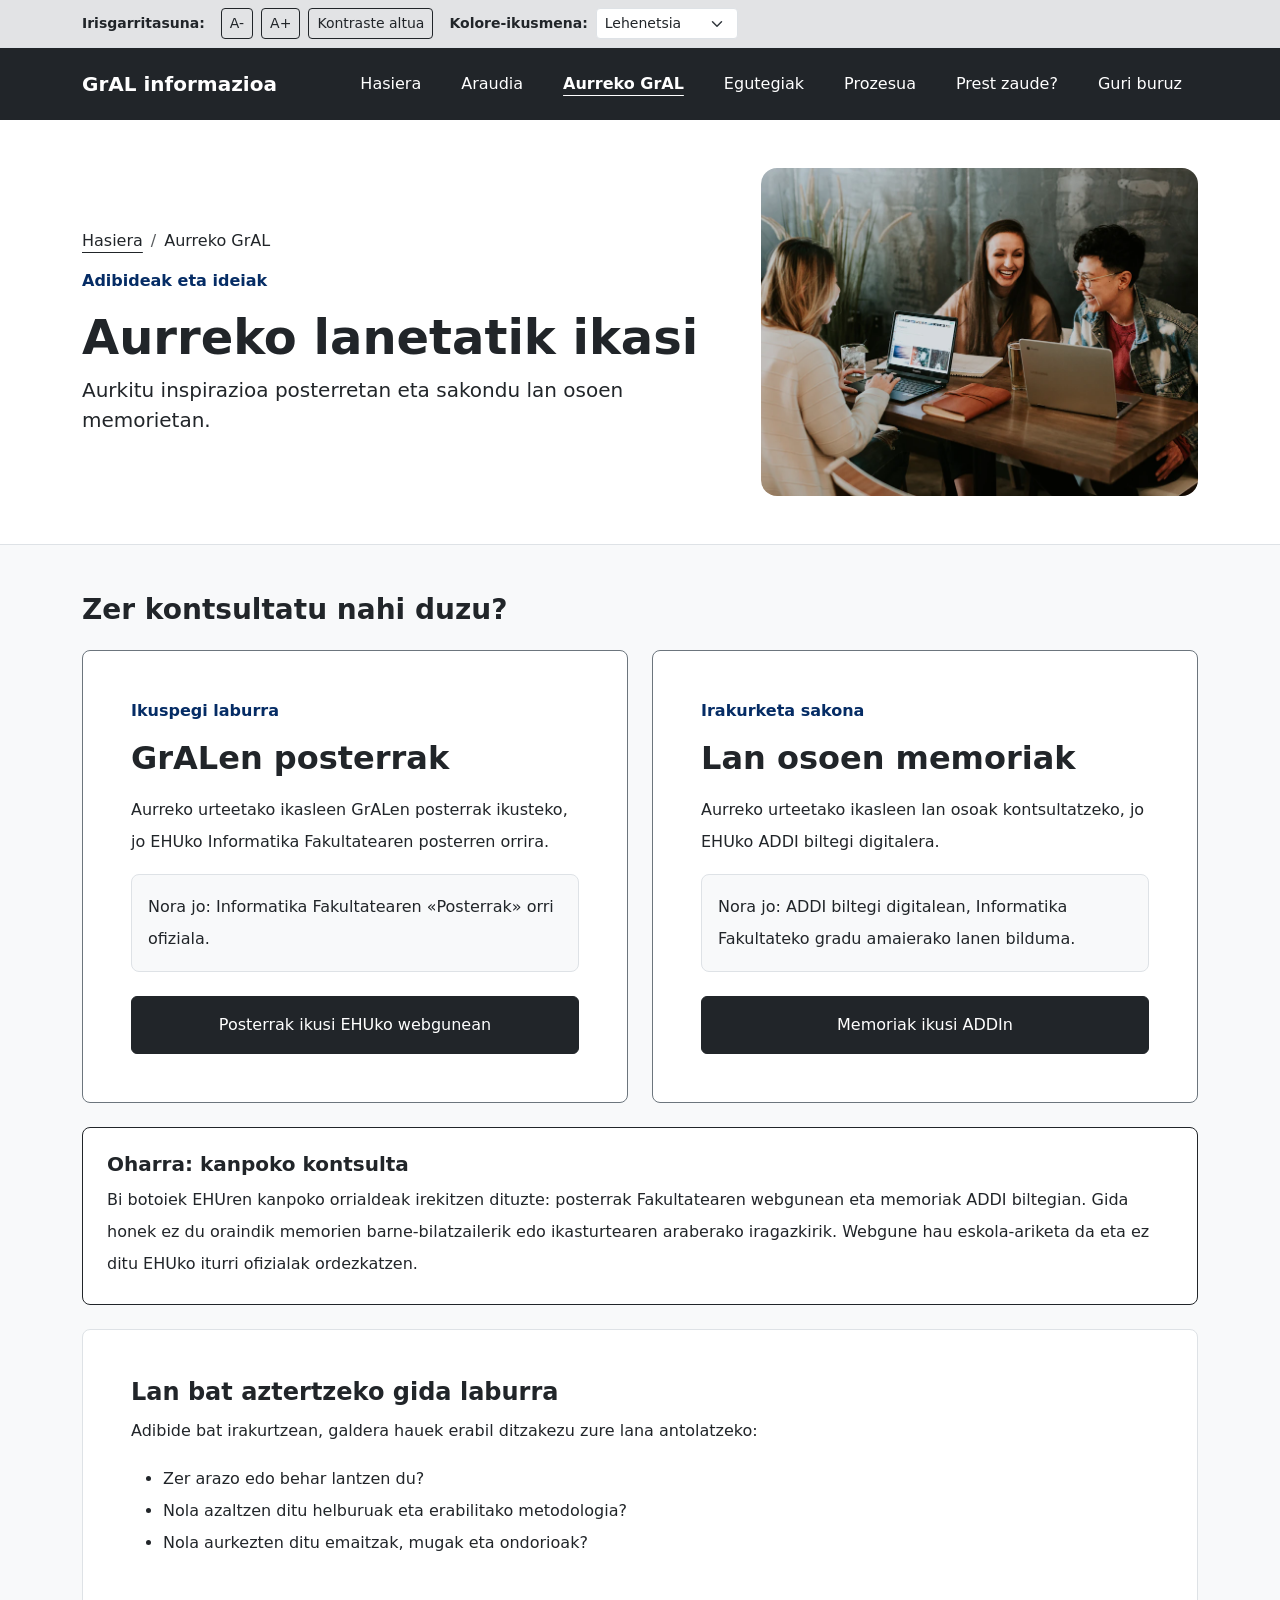
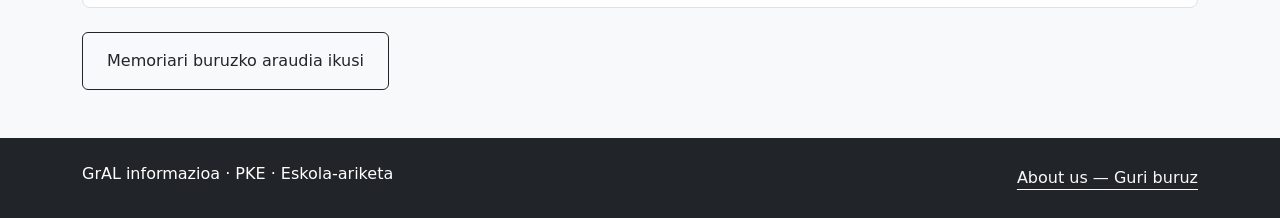
<file: memoriak.html>
<!doctype html>
<html lang="eu">

<head>
    <meta charset="utf-8">
    <meta name="viewport" content="width=device-width, initial-scale=1">
    <title>Aurreko GrAL · GrAL informazioa</title>
    <link href="https://cdn.jsdelivr.net/npm/bootstrap@5.3.8/dist/css/bootstrap.min.css" rel="stylesheet">
    <link href="src/css/style.css" rel="stylesheet">
</head>

<body class="bg-light text-dark d-flex flex-column min-vh-100">
    <a class="visually-hidden-focusable d-inline-block bg-white text-dark p-3" href="#edukiNagusia">Eduki nagusira
        joan</a>
    <header>
        <nav class="navbar navbar-expand-lg bg-dark py-3" data-bs-theme="dark" aria-label="Nabigazio nagusia">
            <div class="container"><a class="navbar-brand fw-semibold fs-5 me-2" href="index.html">GrAL
                    informazioa</a><button class="navbar-toggler border-light text-white px-3 py-2" type="button"
                    data-bs-toggle="collapse" data-bs-target="#menuNagusia" aria-controls="menuNagusia"
                    aria-expanded="false" aria-label="Nabigazio-menua ireki edo itxi"><span class="navbar-toggler-icon"
                        aria-hidden="true"></span><span class="small ms-2">Menua</span></button>
                <div class="collapse navbar-collapse" id="menuNagusia">
                    <ul class="navbar-nav ms-auto gap-2 pt-3 pt-lg-0">
                        <li class="nav-item"><a class="nav-link text-white px-3 py-2" href="index.html">Hasiera</a></li>
                        <li class="nav-item"><a class="nav-link text-white px-3 py-2" href="araudia.html">Araudia</a>
                        </li>
                        <li class="nav-item"><a
                                class="nav-link active text-white fw-semibold text-decoration-underline link-offset-3 px-3 py-2"
                                aria-current="page" href="memoriak.html">Aurreko GrAL</a></li>
                        <li class="nav-item"><a class="nav-link text-white px-3 py-2" href="egutegia.html">Egutegiak</a>
                        </li>
                        <li class="nav-item"><a class="nav-link text-white px-3 py-2" href="prozesua.html">Prozesua</a>
                        </li>
                        <li class="nav-item"><a class="nav-link text-white px-3 py-2" href="galdetegia.html">Prest
                                zaude?</a></li>
                        <li class="nav-item"><a class="nav-link text-white px-3 py-2" href="index.html#about">Guri
                                buruz</a></li>
                    </ul>
                </div>
            </div>
        </nav>
    </header>
    <main id="edukiNagusia" tabindex="-1" class="flex-grow-1">
        <div class="bg-white border-bottom">
            <div class="container py-4 py-lg-5">
                <div class="row g-4 g-lg-5 align-items-center">
                    <div class="col-12 col-lg-7">
                        <nav aria-label="Kokapena">
                            <ol class="breadcrumb">
                                <li class="breadcrumb-item"><a class="link-dark link-offset-3"
                                        href="index.html">Hasiera</a></li>
                                <li class="breadcrumb-item active text-dark" aria-current="page">Aurreko GrAL</li>
                            </ol>
                        </nav>
                        <p class="text-primary-emphasis fw-semibold">Adibideak eta ideiak</p>
                        <h1 class="display-5 fw-bold">Aurreko lanetatik ikasi</h1>
                        <p class="lead mb-0">Aurkitu inspirazioa posterretan eta sakondu lan osoen memorietan.</p>
                    </div>
                    <div class="col-12 col-lg-5">
                        <div class="ratio ratio-4x3"><img src="src/img/memoriak-elkarlana.webp"
                                alt="Hiru ikasle taldean ordenagailuekin lanean"
                                class="w-100 h-100 object-fit-cover rounded-4"></div>
                    </div>
                </div>
            </div>
        </div>
        <div class="container py-4 py-lg-5">
            <section aria-labelledby="baliabideak">
                <h2 id="baliabideak" class="h3 fw-bold mb-4">Zer kontsultatu nahi duzu?</h2>
                <div class="row g-4">
                    <div class="col-12 col-lg-6">
                        <article class="card h-100 border-secondary rounded-3">
                            <div class="card-body d-flex flex-column p-4 p-md-5">
                                <p class="text-primary-emphasis fw-semibold">Ikuspegi laburra</p>
                                <h3 class="h2 fw-bold mb-3">GrALen posterrak</h3>
                                <p class="lh-lg">Aurreko urteetako ikasleen GrALen posterrak ikusteko, jo EHUko
                                    Informatika Fakultatearen posterren orrira.</p>
                                <p class="bg-light border rounded-3 p-3 lh-lg mb-4">Nora jo: Informatika Fakultatearen
                                    «Posterrak» orri ofiziala.</p><a class="btn btn-dark mt-auto py-3 px-4"
                                    href="https://www.ehu.eus/es/web/informatika-fakultatea/posteres">Posterrak ikusi
                                    EHUko webgunean</a>
                            </div>
                        </article>
                    </div>
                    <div class="col-12 col-lg-6">
                        <article class="card h-100 border-secondary rounded-3">
                            <div class="card-body d-flex flex-column p-4 p-md-5">
                                <p class="text-primary-emphasis fw-semibold">Irakurketa sakona</p>
                                <h3 class="h2 fw-bold mb-3">Lan osoen memoriak</h3>
                                <p class="lh-lg">Aurreko urteetako ikasleen lan osoak kontsultatzeko, jo EHUko ADDI
                                    biltegi digitalera.</p>
                                <p class="bg-light border rounded-3 p-3 lh-lg mb-4">Nora jo: ADDI biltegi digitalean,
                                    Informatika Fakultateko gradu amaierako lanen bilduma.</p><a
                                    class="btn btn-dark mt-auto py-3 px-4"
                                    href="https://addi.ehu.eus/handle/10810/13137?locale-attribute=eu">Memoriak ikusi
                                    ADDIn</a>
                            </div>
                        </article>
                    </div>
                </div>
            </section>
            <aside class="bg-white border border-dark rounded-3 p-4 mt-4" aria-labelledby="sarbideOharra">
                <h2 id="sarbideOharra" class="h5 fw-bold">Oharra: kanpoko kontsulta</h2>
                <p class="lh-lg mb-0">Bi botoiek EHUren kanpoko orrialdeak irekitzen dituzte: posterrak Fakultatearen
                    webgunean eta memoriak ADDI biltegian. Gida honek ez du oraindik memorien barne-bilatzailerik edo
                    ikasturtearen araberako iragazkirik. Webgune hau eskola-ariketa da eta ez ditu EHUko iturri
                    ofizialak ordezkatzen.</p>
            </aside>
            <section class="bg-white border rounded-3 p-4 p-md-5 mt-4" aria-labelledby="irakurketa">
                <h2 id="irakurketa" class="h4 fw-bold">Lan bat aztertzeko gida laburra</h2>
                <p class="lh-lg">Adibide bat irakurtzean, galdera hauek erabil ditzakezu zure lana antolatzeko:</p>
                <ul class="lh-lg mb-0">
                    <li>Zer arazo edo behar lantzen du?</li>
                    <li>Nola azaltzen ditu helburuak eta erabilitako metodologia?</li>
                    <li>Nola aurkezten ditu emaitzak, mugak eta ondorioak?</li>
                </ul>
            </section>
            <div class="mt-4"><a class="btn btn-outline-dark py-3 px-4" href="araudia.html">Memoriari buruzko araudia
                    ikusi</a></div>
        </div>
    </main>
    <footer class="bg-dark text-white py-4">
        <div class="container d-flex flex-column flex-md-row justify-content-between align-items-start gap-3">
            <p class="mb-0">GrAL informazioa · PKE · Eskola-ariketa</p><a class="link-light link-offset-3 py-1"
                href="index.html#about">About us — Guri buruz</a>
        </div>
    </footer>
    <script src="https://cdn.jsdelivr.net/npm/bootstrap@5.3.8/dist/js/bootstrap.bundle.min.js"></script>
    <script src="src/js/accessibility.js"></script>
</body>

</html>
</file>
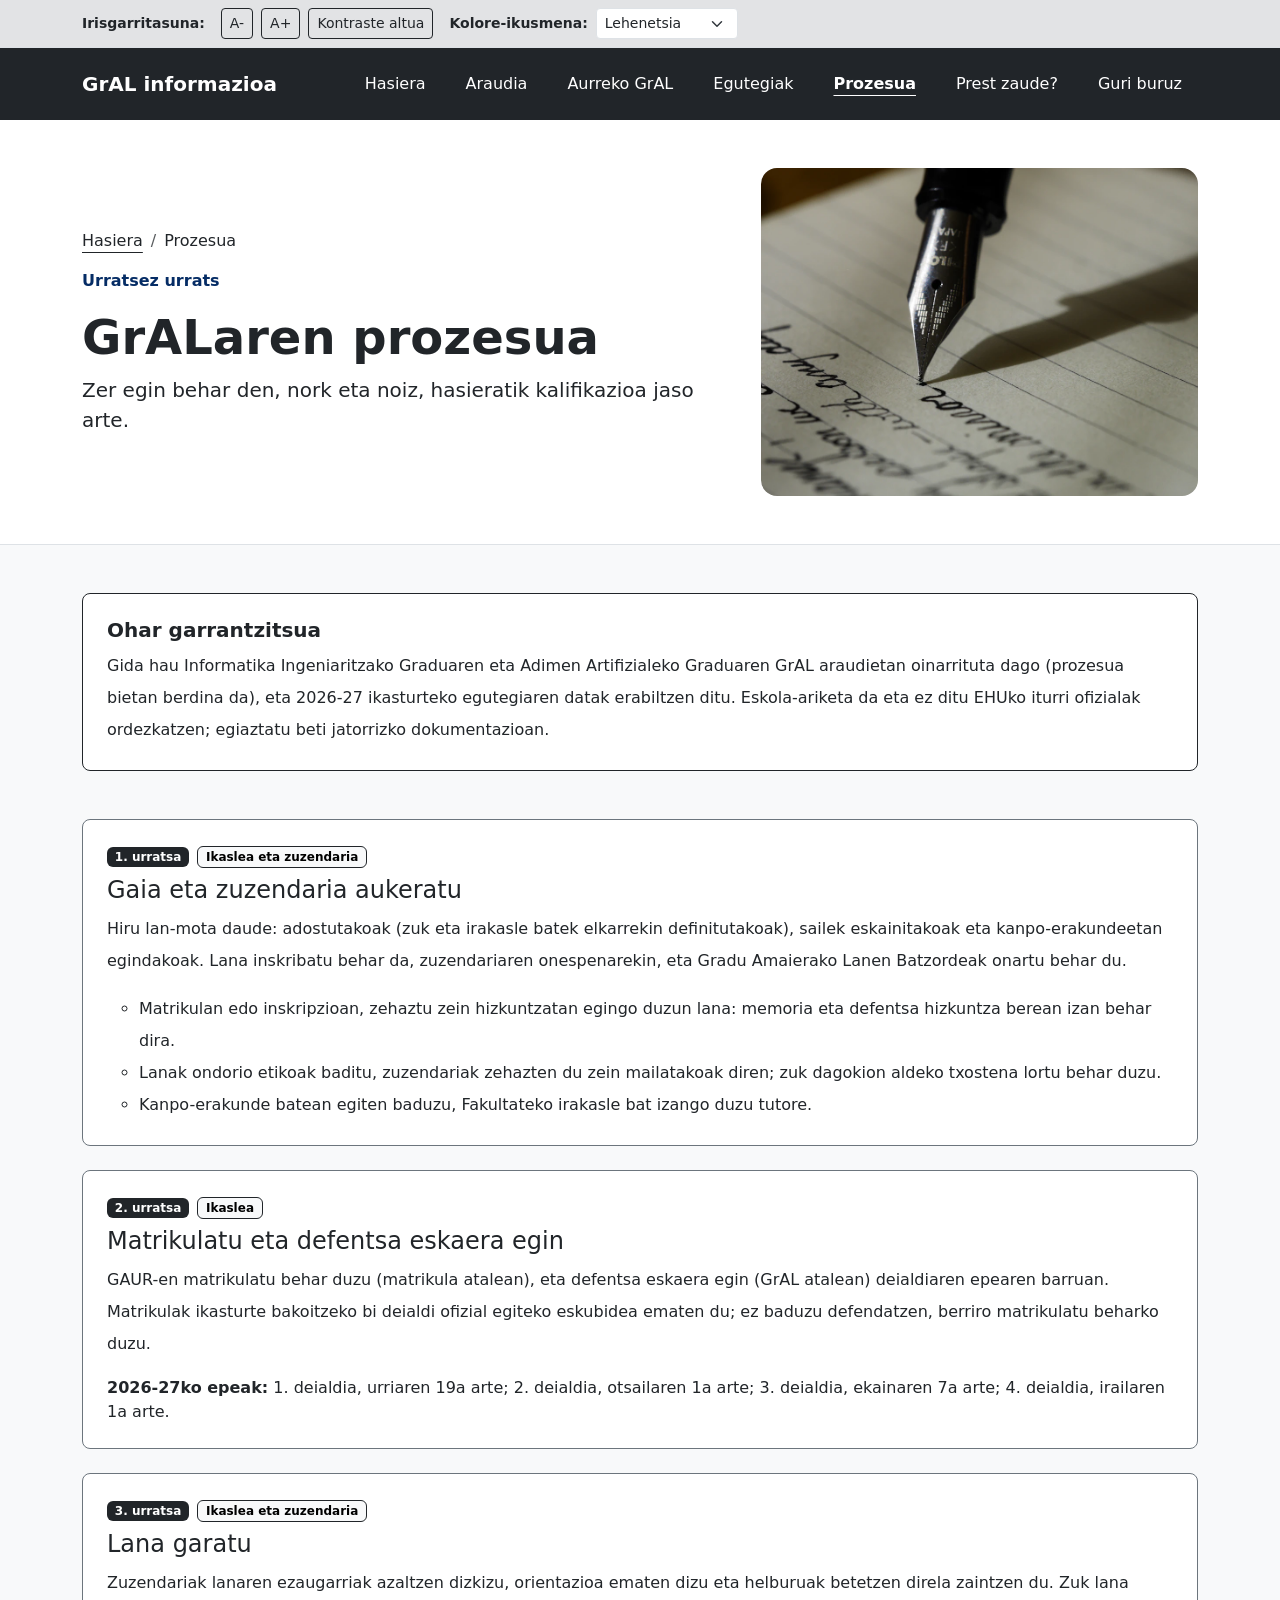
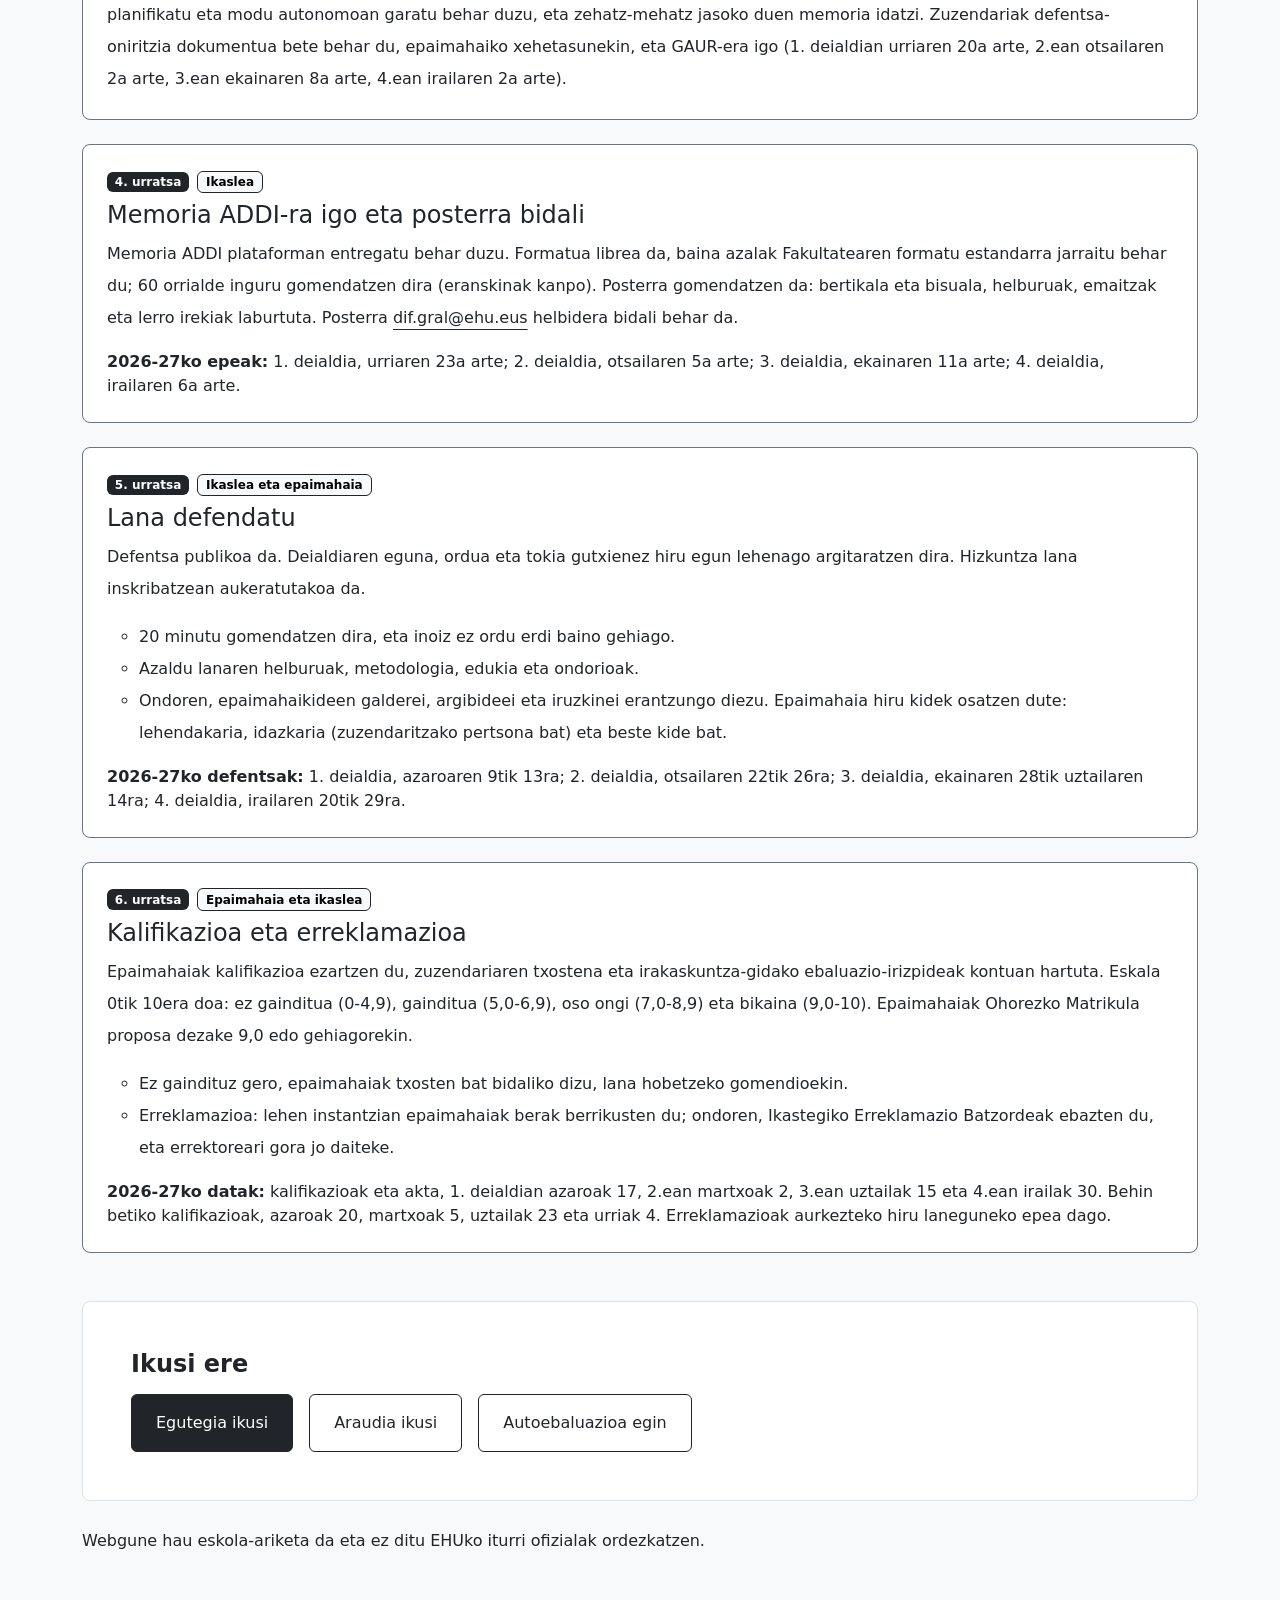
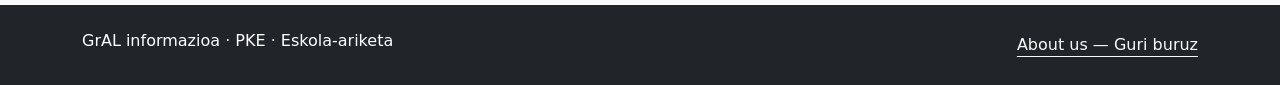
<file: prozesua.html>
<!doctype html>
<html lang="eu">

<head>
    <meta charset="utf-8">
    <meta name="viewport" content="width=device-width, initial-scale=1">
    <meta name="description"
        content="GrALaren prozesua urratsez urrats: gaia, matrikula, memoria, defentsa eta kalifikazioa.">
    <title>Prozesua · GrAL informazioa</title>
    <link href="https://cdn.jsdelivr.net/npm/bootstrap@5.3.8/dist/css/bootstrap.min.css" rel="stylesheet">
    <link href="src/css/style.css" rel="stylesheet">
</head>

<body class="bg-light text-dark d-flex flex-column min-vh-100">
    <a class="visually-hidden-focusable d-inline-block bg-white text-dark p-3" href="#edukiNagusia">Eduki nagusira
        joan</a>
    <header>
        <nav class="navbar navbar-expand-lg bg-dark py-3" data-bs-theme="dark" aria-label="Nabigazio nagusia">
            <div class="container"><a class="navbar-brand fw-semibold fs-5 me-2" href="index.html">GrAL
                    informazioa</a><button class="navbar-toggler border-light text-white px-3 py-2" type="button"
                    data-bs-toggle="collapse" data-bs-target="#menuNagusia" aria-controls="menuNagusia"
                    aria-expanded="false" aria-label="Nabigazio-menua ireki edo itxi"><span class="navbar-toggler-icon"
                        aria-hidden="true"></span><span class="small ms-2">Menua</span></button>
                <div class="collapse navbar-collapse" id="menuNagusia">
                    <ul class="navbar-nav ms-auto gap-2 pt-3 pt-lg-0">
                        <li class="nav-item"><a class="nav-link text-white px-3 py-2" href="index.html">Hasiera</a></li>
                        <li class="nav-item"><a class="nav-link text-white px-3 py-2" href="araudia.html">Araudia</a>
                        </li>
                        <li class="nav-item"><a class="nav-link text-white px-3 py-2" href="memoriak.html">Aurreko
                                GrAL</a></li>
                        <li class="nav-item"><a class="nav-link text-white px-3 py-2" href="egutegia.html">Egutegiak</a>
                        </li>
                        <li class="nav-item"><a
                                class="nav-link active text-white fw-semibold text-decoration-underline link-offset-3 px-3 py-2"
                                aria-current="page" href="prozesua.html">Prozesua</a></li>
                        <li class="nav-item"><a class="nav-link text-white px-3 py-2" href="galdetegia.html">Prest
                                zaude?</a></li>
                        <li class="nav-item"><a class="nav-link text-white px-3 py-2" href="index.html#about">Guri
                                buruz</a></li>
                    </ul>
                </div>
            </div>
        </nav>
    </header>
    <main id="edukiNagusia" tabindex="-1" class="flex-grow-1">
        <div class="bg-white border-bottom">
            <div class="container py-4 py-lg-5">
                <div class="row g-4 g-lg-5 align-items-center">
                    <div class="col-12 col-lg-7">
                        <nav aria-label="Kokapena">
                            <ol class="breadcrumb">
                                <li class="breadcrumb-item"><a class="link-dark link-offset-3"
                                        href="index.html">Hasiera</a></li>
                                <li class="breadcrumb-item active text-dark" aria-current="page">Prozesua</li>
                            </ol>
                        </nav>
                        <p class="text-primary-emphasis fw-semibold">Urratsez urrats</p>
                        <h1 class="display-5 fw-bold">GrALaren prozesua</h1>
                        <p class="lead mb-0">Zer egin behar den, nork eta noiz, hasieratik kalifikazioa jaso arte.</p>
                    </div>
                    <div class="col-12 col-lg-5">
                        <div class="ratio ratio-4x3"><img src="src/img/araudia-idazketa.webp"
                                alt="Boligrafo batek paper batean idazten"
                                class="w-100 h-100 object-fit-cover rounded-4"></div>
                    </div>
                </div>
            </div>
        </div>
        <div class="container py-4 py-lg-5">
            <aside class="bg-white border border-dark rounded-3 p-4 mb-5" aria-labelledby="oharra">
                <h2 id="oharra" class="h5 fw-bold">Ohar garrantzitsua</h2>
                <p class="lh-lg mb-0">Gida hau Informatika Ingeniaritzako Graduaren eta Adimen Artifizialeko Graduaren
                    GrAL araudietan oinarrituta dago (prozesua bietan berdina da), eta 2026-27 ikasturteko egutegiaren
                    datak erabiltzen ditu. Eskola-ariketa da eta ez ditu EHUko iturri ofizialak ordezkatzen; egiaztatu
                    beti jatorrizko dokumentazioan.</p>
            </aside>
            <ol class="list-unstyled d-grid gap-4 mb-5">
                <li>
                    <article class="card border-secondary rounded-3">
                        <div class="card-body p-4">
                            <p class="mb-2"><span class="badge text-bg-dark me-2">1. urratsa</span><span
                                    class="badge text-bg-light border border-dark">Ikaslea eta zuzendaria</span></p>
                            <h2 class="h4">Gaia eta zuzendaria aukeratu</h2>
                            <p class="lh-lg">Hiru lan-mota daude: adostutakoak (zuk eta irakasle batek elkarrekin
                                definitutakoak), sailek eskainitakoak eta kanpo-erakundeetan egindakoak. Lana inskribatu
                                behar da, zuzendariaren onespenarekin, eta Gradu Amaierako Lanen Batzordeak onartu behar
                                du.</p>
                            <ul class="lh-lg mb-0">
                                <li>Matrikulan edo inskripzioan, zehaztu zein hizkuntzatan egingo duzun lana: memoria
                                    eta defentsa hizkuntza berean izan behar dira.</li>
                                <li>Lanak ondorio etikoak baditu, zuzendariak zehazten du zein mailatakoak diren; zuk
                                    dagokion aldeko txostena lortu behar duzu.</li>
                                <li>Kanpo-erakunde batean egiten baduzu, Fakultateko irakasle bat izango duzu tutore.
                                </li>
                            </ul>
                        </div>
                    </article>
                </li>
                <li>
                    <article class="card border-secondary rounded-3">
                        <div class="card-body p-4">
                            <p class="mb-2"><span class="badge text-bg-dark me-2">2. urratsa</span><span
                                    class="badge text-bg-light border border-dark">Ikaslea</span></p>
                            <h2 class="h4">Matrikulatu eta defentsa eskaera egin</h2>
                            <p class="lh-lg">GAUR-en matrikulatu behar duzu (matrikula atalean), eta defentsa eskaera
                                egin (GrAL atalean) deialdiaren epearen barruan. Matrikulak ikasturte bakoitzeko bi
                                deialdi ofizial egiteko eskubidea ematen du; ez baduzu defendatzen, berriro matrikulatu
                                beharko duzu.</p>
                            <p class="mb-0"><strong>2026-27ko epeak:</strong> 1. deialdia, urriaren 19a arte; 2.
                                deialdia, otsailaren 1a arte; 3. deialdia, ekainaren 7a arte; 4. deialdia, irailaren 1a
                                arte.</p>
                        </div>
                    </article>
                </li>
                <li>
                    <article class="card border-secondary rounded-3">
                        <div class="card-body p-4">
                            <p class="mb-2"><span class="badge text-bg-dark me-2">3. urratsa</span><span
                                    class="badge text-bg-light border border-dark">Ikaslea eta zuzendaria</span></p>
                            <h2 class="h4">Lana garatu</h2>
                            <p class="lh-lg mb-0">Zuzendariak lanaren ezaugarriak azaltzen dizkizu, orientazioa ematen
                                dizu eta helburuak betetzen direla zaintzen du. Zuk lana planifikatu eta modu autonomoan
                                garatu behar duzu, eta zehatz-mehatz jasoko duen memoria idatzi. Zuzendariak
                                defentsa-oniritzia dokumentua bete behar du, epaimahaiko xehetasunekin, eta GAUR-era igo
                                (1. deialdian urriaren 20a arte, 2.ean otsailaren 2a arte, 3.ean ekainaren 8a arte,
                                4.ean irailaren 2a arte).</p>
                        </div>
                    </article>
                </li>
                <li>
                    <article class="card border-secondary rounded-3">
                        <div class="card-body p-4">
                            <p class="mb-2"><span class="badge text-bg-dark me-2">4. urratsa</span><span
                                    class="badge text-bg-light border border-dark">Ikaslea</span></p>
                            <h2 class="h4">Memoria ADDI-ra igo eta posterra bidali</h2>
                            <p class="lh-lg">Memoria ADDI plataforman entregatu behar duzu. Formatua librea da, baina
                                azalak Fakultatearen formatu estandarra jarraitu behar du; 60 orrialde inguru
                                gomendatzen dira (eranskinak kanpo). Posterra gomendatzen da: bertikala eta bisuala,
                                helburuak, emaitzak eta lerro irekiak laburtuta. Posterra <a
                                    class="link-dark link-offset-3" href="mailto:dif.gral@ehu.eus">dif.gral@ehu.eus</a>
                                helbidera bidali behar da.</p>
                            <p class="mb-0"><strong>2026-27ko epeak:</strong> 1. deialdia, urriaren 23a arte; 2.
                                deialdia, otsailaren 5a arte; 3. deialdia, ekainaren 11a arte; 4. deialdia, irailaren 6a
                                arte.</p>
                        </div>
                    </article>
                </li>
                <li>
                    <article class="card border-secondary rounded-3">
                        <div class="card-body p-4">
                            <p class="mb-2"><span class="badge text-bg-dark me-2">5. urratsa</span><span
                                    class="badge text-bg-light border border-dark">Ikaslea eta epaimahaia</span></p>
                            <h2 class="h4">Lana defendatu</h2>
                            <p class="lh-lg">Defentsa publikoa da. Deialdiaren eguna, ordua eta tokia gutxienez hiru
                                egun lehenago argitaratzen dira. Hizkuntza lana inskribatzean aukeratutakoa da.</p>
                            <ul class="lh-lg mb-3">
                                <li>20 minutu gomendatzen dira, eta inoiz ez ordu erdi baino gehiago.</li>
                                <li>Azaldu lanaren helburuak, metodologia, edukia eta ondorioak.</li>
                                <li>Ondoren, epaimahaikideen galderei, argibideei eta iruzkinei erantzungo diezu.
                                    Epaimahaia hiru kidek osatzen dute: lehendakaria, idazkaria (zuzendaritzako pertsona
                                    bat) eta beste kide bat.</li>
                            </ul>
                            <p class="mb-0"><strong>2026-27ko defentsak:</strong> 1. deialdia, azaroaren 9tik 13ra; 2.
                                deialdia, otsailaren 22tik 26ra; 3. deialdia, ekainaren 28tik uztailaren 14ra; 4.
                                deialdia, irailaren 20tik 29ra.</p>
                        </div>
                    </article>
                </li>
                <li>
                    <article class="card border-secondary rounded-3">
                        <div class="card-body p-4">
                            <p class="mb-2"><span class="badge text-bg-dark me-2">6. urratsa</span><span
                                    class="badge text-bg-light border border-dark">Epaimahaia eta ikaslea</span></p>
                            <h2 class="h4">Kalifikazioa eta erreklamazioa</h2>
                            <p class="lh-lg">Epaimahaiak kalifikazioa ezartzen du, zuzendariaren txostena eta
                                irakaskuntza-gidako ebaluazio-irizpideak kontuan hartuta. Eskala 0tik 10era doa: ez
                                gainditua (0-4,9), gainditua (5,0-6,9), oso ongi (7,0-8,9) eta bikaina (9,0-10).
                                Epaimahaiak Ohorezko Matrikula proposa dezake 9,0 edo gehiagorekin.</p>
                            <ul class="lh-lg mb-3">
                                <li>Ez gaindituz gero, epaimahaiak txosten bat bidaliko dizu, lana hobetzeko
                                    gomendioekin.</li>
                                <li>Erreklamazioa: lehen instantzian epaimahaiak berak berrikusten du; ondoren,
                                    Ikastegiko Erreklamazio Batzordeak ebazten du, eta errektoreari gora jo daiteke.
                                </li>
                            </ul>
                            <p class="mb-0"><strong>2026-27ko datak:</strong> kalifikazioak eta akta, 1. deialdian
                                azaroak 17, 2.ean martxoak 2, 3.ean uztailak 15 eta 4.ean irailak 30. Behin betiko
                                kalifikazioak, azaroak 20, martxoak 5, uztailak 23 eta urriak 4. Erreklamazioak
                                aurkezteko hiru laneguneko epea dago.</p>
                        </div>
                    </article>
                </li>
            </ol>
            <section class="bg-white border rounded-3 p-4 p-md-5" aria-labelledby="gehiago">
                <h2 id="gehiago" class="h4 fw-bold mb-3">Ikusi ere</h2>
                <div class="d-flex flex-column flex-sm-row flex-wrap gap-3"><a class="btn btn-dark py-3 px-4"
                        href="egutegia.html">Egutegia ikusi</a><a class="btn btn-outline-dark py-3 px-4"
                        href="araudia.html">Araudia ikusi</a><a class="btn btn-outline-dark py-3 px-4"
                        href="galdetegia.html">Autoebaluazioa egin</a></div>
            </section>
            <p class="lh-lg mt-4 mb-0">Webgune hau eskola-ariketa da eta ez ditu EHUko iturri ofizialak ordezkatzen.</p>
        </div>
    </main>
    <footer class="bg-dark text-white py-4">
        <div class="container d-flex flex-column flex-md-row justify-content-between align-items-start gap-3">
            <p class="mb-0">GrAL informazioa · PKE · Eskola-ariketa</p><a class="link-light link-offset-3 py-1"
                href="index.html#about">About us — Guri buruz</a>
        </div>
    </footer>
    <script src="https://cdn.jsdelivr.net/npm/bootstrap@5.3.8/dist/js/bootstrap.bundle.min.js"></script>
    <script src="src/js/accessibility.js"></script>
</body>

</html>
</file>
<file: src/css/style.css>
.kontraste-altua,
.kontraste-altua * {
  background-color: #000 !important;
  color: #fff !important;
  border-color: #fff !important;
  box-shadow: none !important;
}

.kontraste-altua a {
  color: #ff0 !important;
  text-decoration: underline !important;
}

.kontraste-altua img {
  filter: grayscale(1) contrast(1.2) !important;
}

/* Koloreak: lehenetsia (Okabe-Ito) eta kolore-ikusmenaren moduak */
:root {
  --kolore-epea: #E69F00;
  --kolore-epea-testua: var(--bs-dark);
  --kolore-defentsa: #0072B2;
  --kolore-defentsa-testua: var(--bs-white);
  --kolore-kalifikazioa: #B84A00;
  --kolore-kalifikazioa-testua: var(--bs-white);
}

.kolore-protan,
.kolore-deutan {
  --kolore-epea: #E69F00;
  --kolore-epea-testua: var(--bs-dark);
  --kolore-defentsa: #0072B2;
  --kolore-defentsa-testua: var(--bs-white);
  --kolore-kalifikazioa: #F0E442;
  --kolore-kalifikazioa-testua: var(--bs-dark);
}

.kolore-tritan {
  --kolore-epea: #B84A00;
  --kolore-epea-testua: var(--bs-white);
  --kolore-defentsa: #006B53;
  --kolore-defentsa-testua: var(--bs-white);
  --kolore-kalifikazioa: #CC79A7;
  --kolore-kalifikazioa-testua: var(--bs-dark);
}

/* Irudien zuzenketa (daltonizazioa): kolore-ikusmen modua hautatzean zuzenean aplikatzen da */
.kolore-protan img {
  filter: url(#daltonize-protan);
}

.kolore-deutan img {
  filter: url(#daltonize-deutan);
}

.kolore-tritan img {
  filter: url(#daltonize-tritan);
}

/* FullCalendar */
.fc {
  font-size: 1rem;
}

.fc .fc-scrollgrid-sync-table {
  table-layout: fixed;
}

.fc .fc-event {
  cursor: pointer;
}

.fc .fc-event-title {
  white-space: normal;
  overflow-wrap: anywhere;
  font-weight: 600;
}

.fc-event.ev-E {
  background-color: var(--kolore-epea);
  border-color: var(--bs-dark);
}

.fc-event.ev-E,
.fc-event.ev-E * {
  color: var(--kolore-epea-testua);
}

.fc-event.ev-D {
  background-color: var(--kolore-defentsa);
  border-color: var(--bs-dark);
}

.fc-event.ev-D,
.fc-event.ev-D * {
  color: var(--kolore-defentsa-testua);
}

.fc-event.ev-K {
  background-color: var(--kolore-kalifikazioa);
  border-color: var(--bs-dark);
}

.fc-event.ev-K,
.fc-event.ev-K * {
  color: var(--kolore-kalifikazioa-testua);
}

/* Ereduak: kolorea ez dadin bereizteko bide bakarra izan */
.kolore-laguntza .fc-event.ev-E {
  background-image: repeating-linear-gradient(45deg, rgba(0, 0, 0, 0.22) 0 4px, transparent 4px 9px);
  border-style: dashed;
}

.kolore-laguntza .fc-event.ev-D {
  background-image: radial-gradient(rgba(255, 255, 255, 0.45) 1.5px, transparent 2px);
  background-size: 8px 8px;
}

.kolore-laguntza .fc-event.ev-K {
  background-image:
    repeating-linear-gradient(45deg, rgba(0, 0, 0, 0.25) 0 2px, transparent 2px 8px),
    repeating-linear-gradient(-45deg, rgba(0, 0, 0, 0.25) 0 2px, transparent 2px 8px);
  border-bottom-width: 4px;
}

.kontraste-altua .fc-event {
  border: 2px solid #fff !important;
  background-image: none !important;
}

.fc .fc-toolbar {
  gap: 0.5rem;
  flex-wrap: wrap;
  justify-content: center;
}

.fc .fc-toolbar-title {
  font-size: 1.5rem;
  font-weight: 600;
}
</file>
